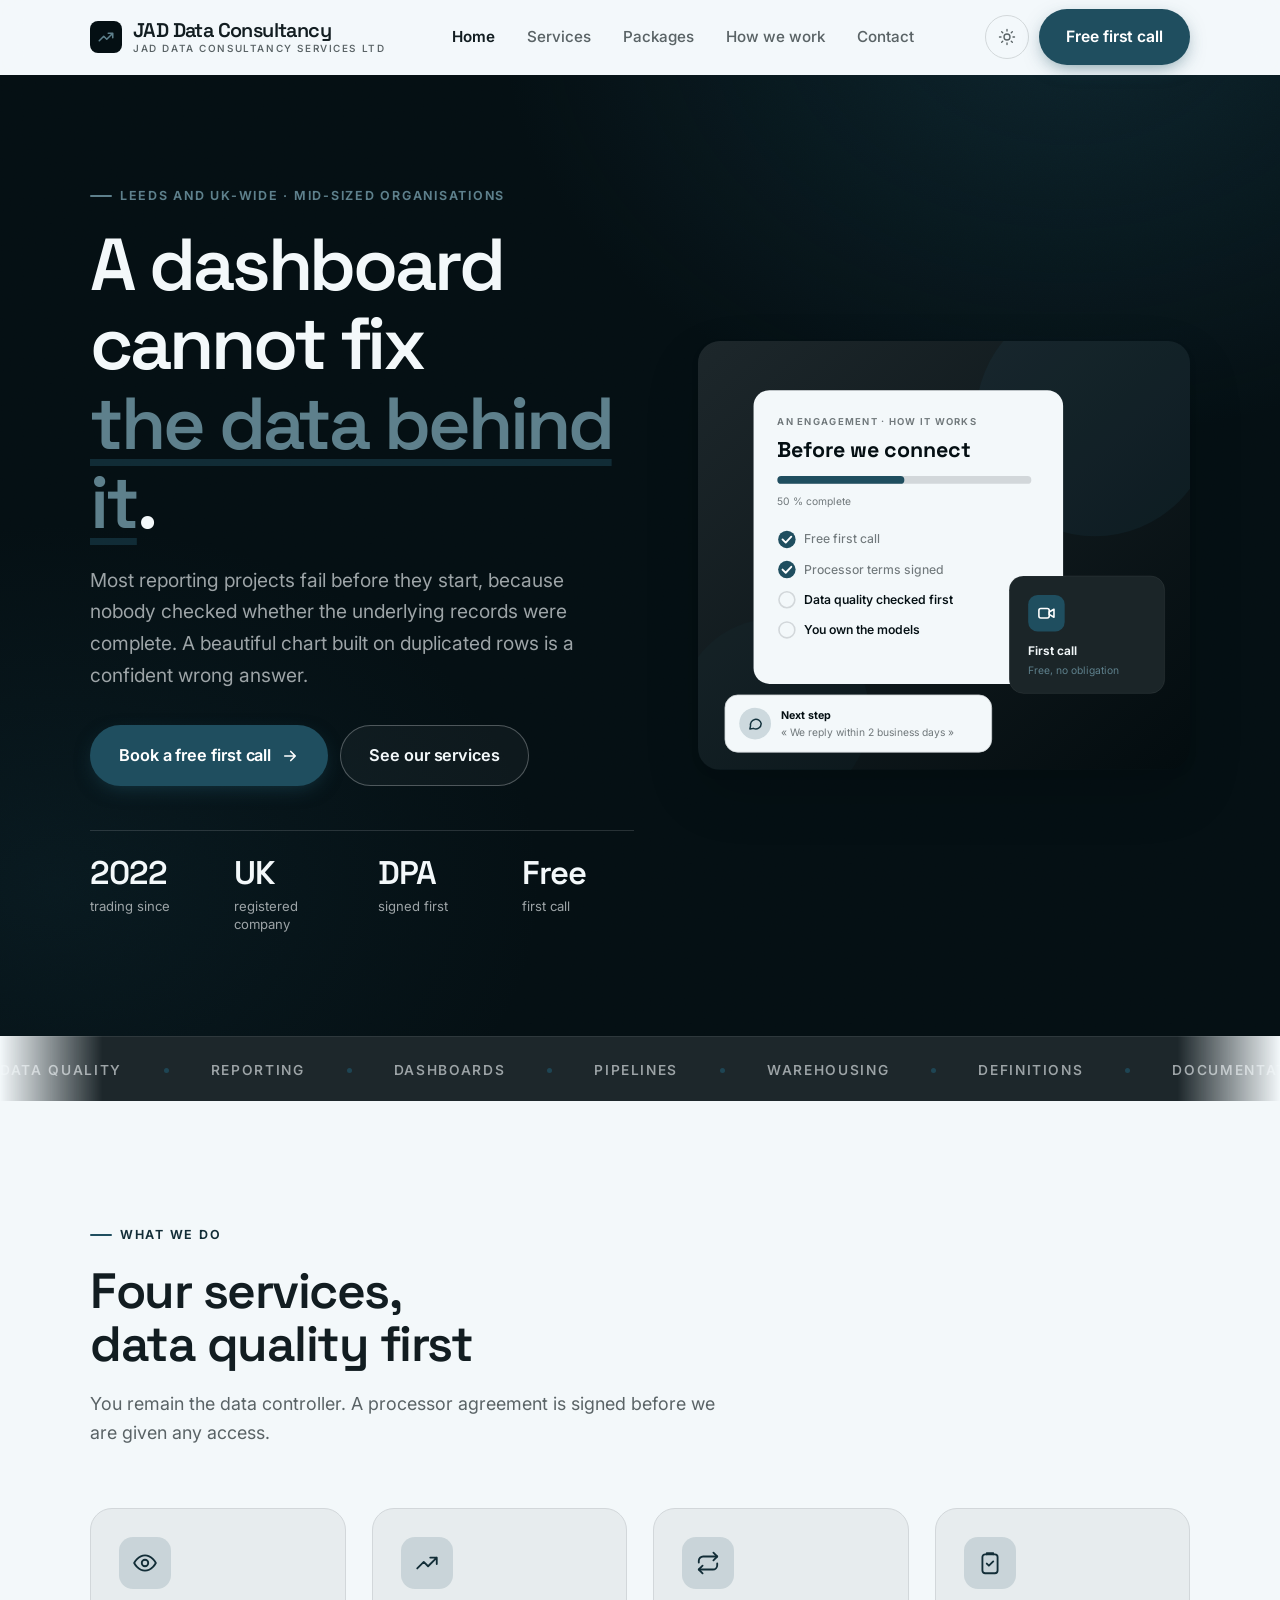
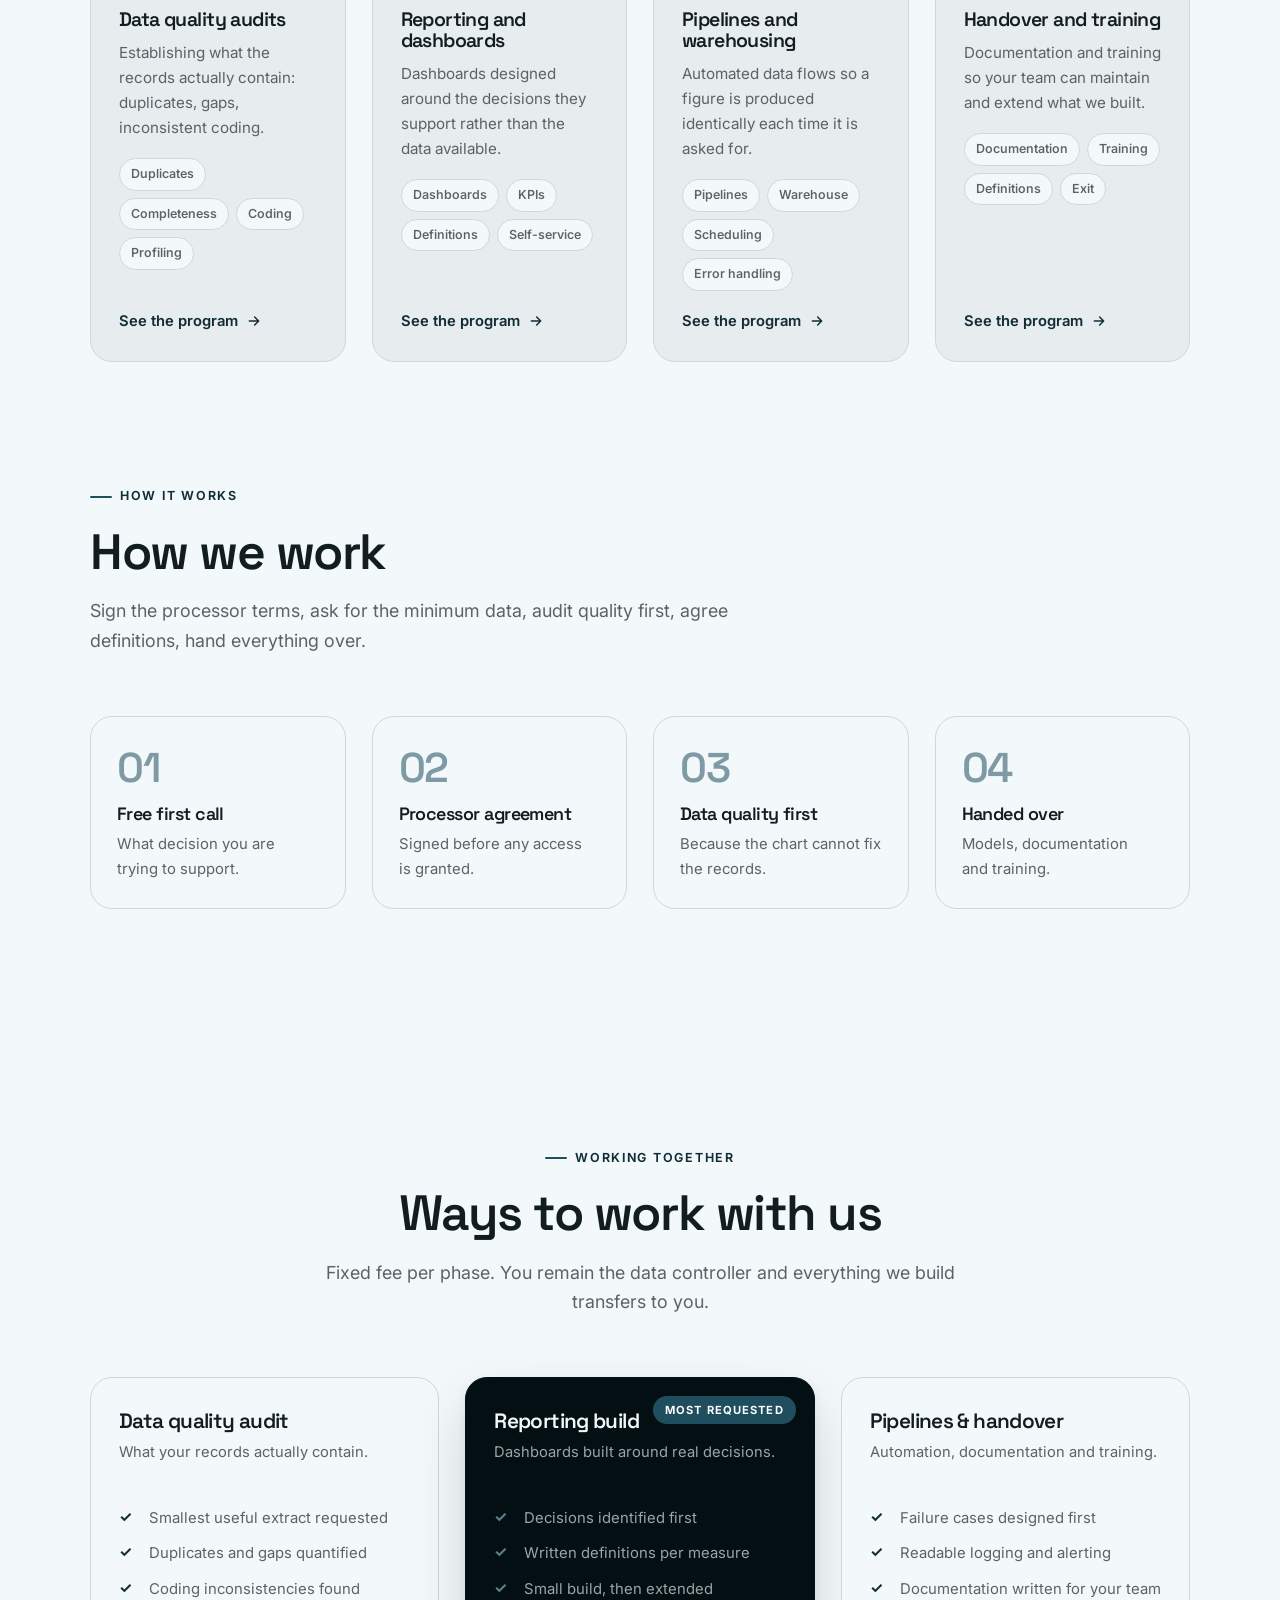
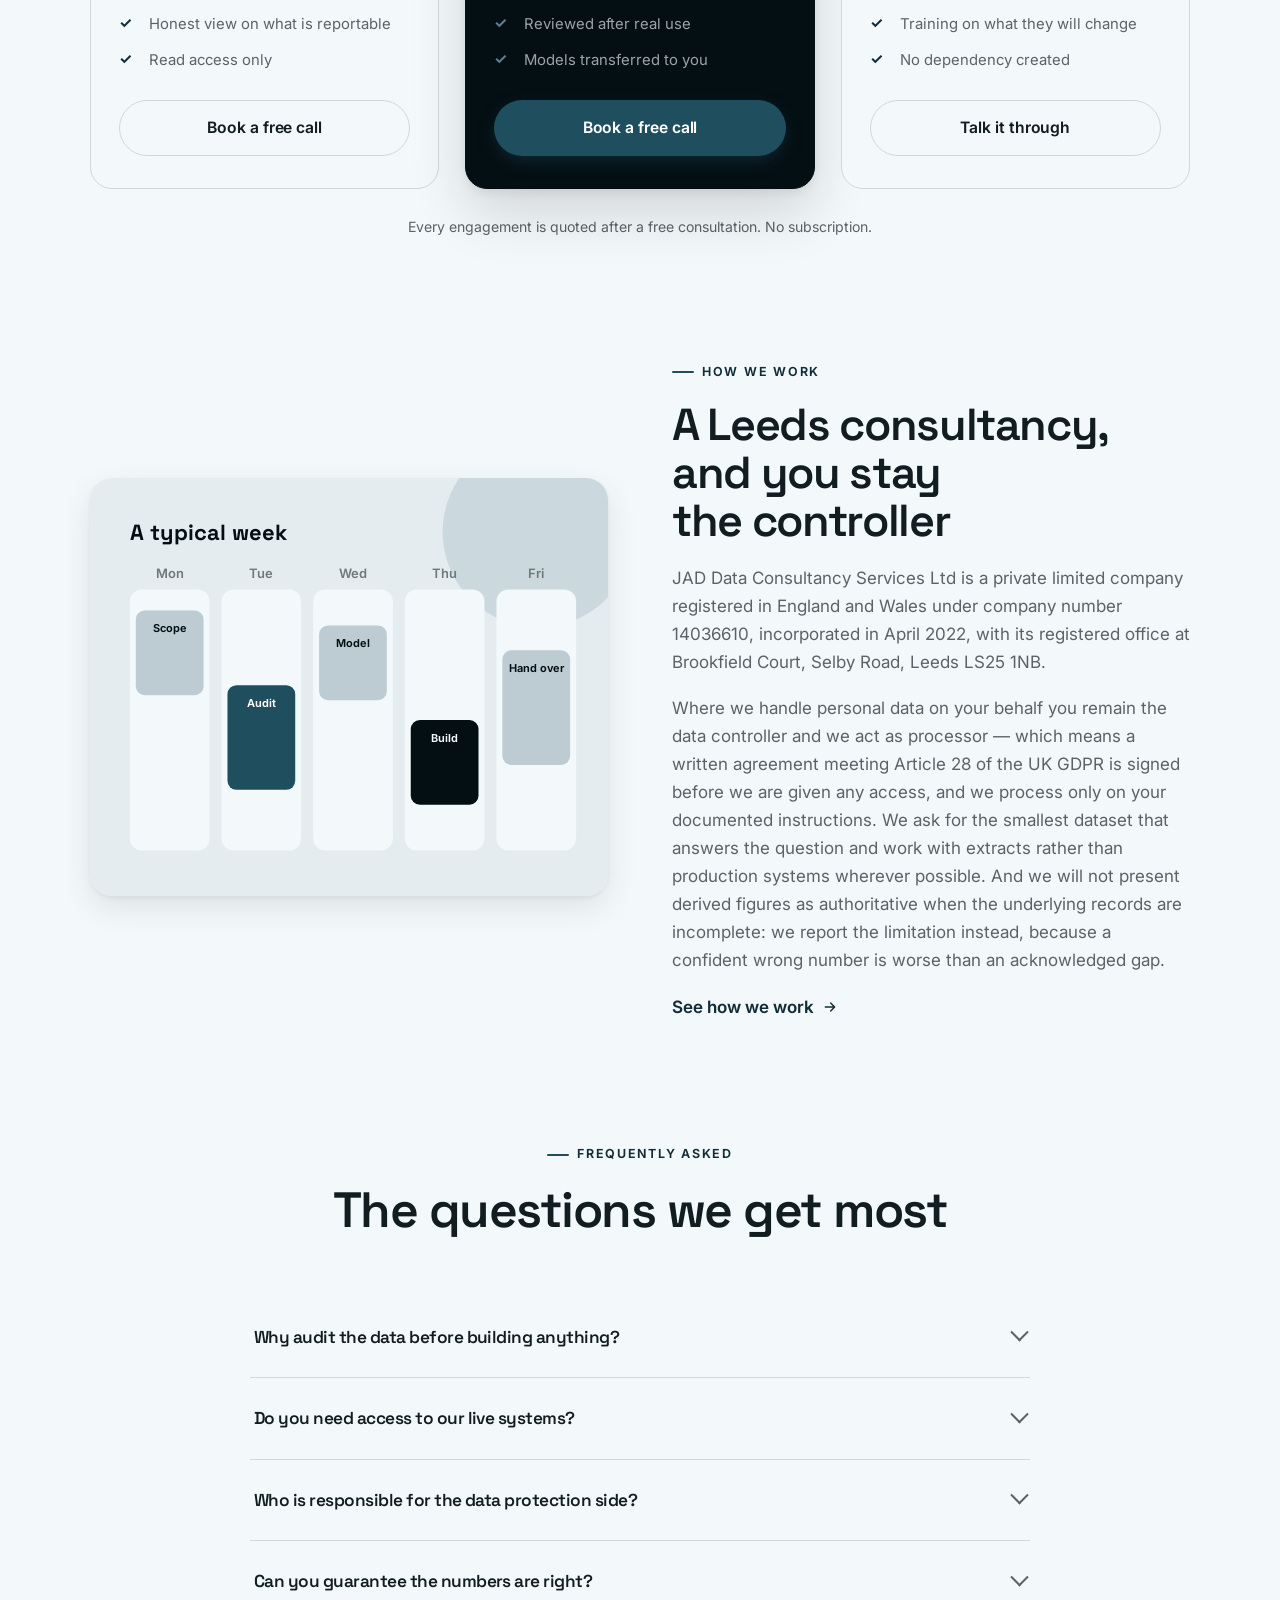
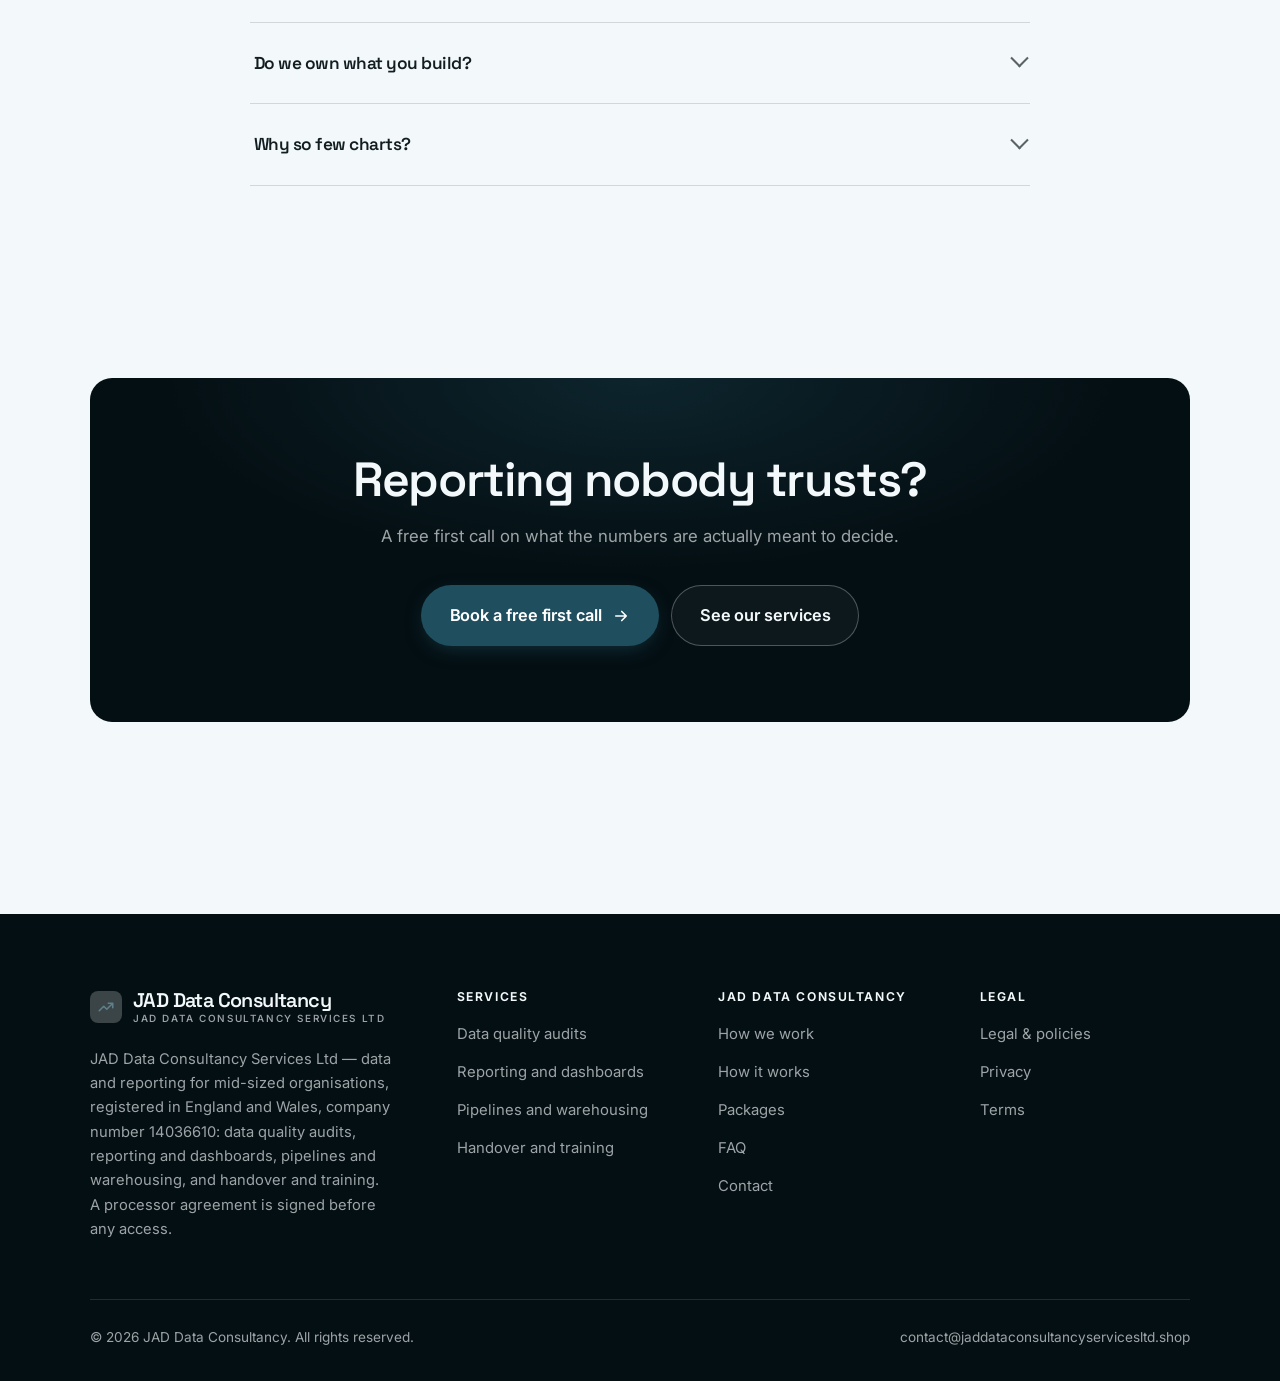
<file: index.html>
<!DOCTYPE html>
<html lang="en" class="no-js">
<head>
<meta charset="utf-8">
<meta name="viewport" content="width=device-width, initial-scale=1">
<title>JAD Data Consultancy Services Ltd — data, reporting and dashboards</title>
<meta name="description" content="JAD Data Consultancy Services Ltd, a Leeds data consultancy: data quality audits, reporting and dashboards, pipelines and warehousing, and handover and training.">
<link rel="canonical" href="https://jaddataconsultancyservicesltd.shop/">

<meta property="og:type" content="website">
<meta property="og:url" content="https://jaddataconsultancyservicesltd.shop/">
<meta property="og:site_name" content="JAD Data Consultancy">
<meta property="og:locale" content="en_US">
<meta property="og:title" content="JAD Data Consultancy Services Ltd — data, reporting and dashboards">
<meta property="og:description" content="JAD Data Consultancy Services Ltd, a Leeds data consultancy: data quality audits, reporting and dashboards, pipelines and warehousing, and handover and training.">
<meta name="theme-color" content="#040f13">

<link rel="icon" href="assets/img/favicon.svg" type="image/svg+xml">
<link rel="preconnect" href="https://fonts.googleapis.com">
<link rel="preconnect" href="https://fonts.gstatic.com" crossorigin>
<link rel="stylesheet" href="https://fonts.googleapis.com/css2?family=Space+Grotesk:wght@400;500;600;700&family=Inter:wght@400..700&display=swap">
<link rel="stylesheet" href="assets/css/style.css">

<!-- Thème appliqué avant le premier rendu (évite le flash) -->
<script>
document.documentElement.classList.remove('no-js');
(function(){try{var t=localStorage.getItem('site-theme');if(t){document.documentElement.setAttribute('data-theme',t);}}catch(e){}})();
</script>
<script type="application/ld+json">
{
  "@context": "https://schema.org",
  "@type": "Organization",
  "name": "JAD Data Consultancy",
  "url": "https://jaddataconsultancyservicesltd.shop/",
  "email": "contact@jaddataconsultancyservicesltd.shop",
  "description": "JAD Data Consultancy Services Ltd, a Leeds data consultancy: data quality audits, reporting and dashboards, pipelines and warehousing, and handover and training.",
  "areaServed": "US",
  "knowsLanguage": "en"
}
</script>
</head>

<body>
<a class="skip-link" href="#main">Skip to main content</a>

<header class="site-header">
  <nav class="wrap nav" aria-label="Main navigation">
    <a class="brand" href="index.html">
      <svg class="brand__mark" viewBox="0 0 64 64" aria-hidden="true">
        <rect class="bm-bg" width="64" height="64" rx="16"/>
        <g class="bm-ic" transform="translate(14 14) scale(1.5)" fill="none" stroke-width="2.1" stroke-linecap="round" stroke-linejoin="round"><path d="M3 17l6-6 4 4 8-8M15 7h6v6"/></g>
      </svg>
      <span>JAD Data Consultancy<span class="brand__sub">JAD Data Consultancy Services Ltd</span></span>
    </a>

    <ul class="nav__links" id="nav-links">
      <li><a href="index.html" aria-current="page">Home</a></li>
      <li><a href="programs.html">Services</a></li>
      <li><a href="index.html#pricing">Packages</a></li>
      <li><a href="about.html">How we work</a></li>
      <li><a href="contact.html">Contact</a></li>
      <li><a class="btn btn--primary" href="contact.html">Free first call</a></li>
    </ul>

    <div class="nav__cta">
      <button class="theme-toggle" type="button" aria-label="Switch to dark theme">
        <svg class="icon-sun" viewBox="0 0 24 24" fill="none" stroke="currentColor" stroke-width="1.8" stroke-linecap="round" aria-hidden="true"><circle cx="12" cy="12" r="4"/><path d="M12 2v2m0 16v2M2 12h2m16 0h2M4.9 4.9l1.4 1.4m11.4 11.4 1.4 1.4M19.1 4.9l-1.4 1.4M6.3 17.7l-1.4 1.4"/></svg>
        <svg class="icon-moon" viewBox="0 0 24 24" fill="none" stroke="currentColor" stroke-width="1.8" stroke-linecap="round" stroke-linejoin="round" aria-hidden="true"><path d="M21 12.8A9 9 0 1 1 11.2 3a7 7 0 0 0 9.8 9.8z"/></svg>
      </button>
      <a class="btn btn--primary" href="contact.html">Free first call</a>
      <button class="nav__toggle" type="button" aria-expanded="false" aria-controls="nav-links" aria-label="Open menu">
        <svg class="icon-open" viewBox="0 0 24 24" fill="none" stroke="currentColor" stroke-width="2" stroke-linecap="round" aria-hidden="true"><path d="M3 6h18M3 12h18M3 18h18"/></svg>
        <svg class="icon-close" viewBox="0 0 24 24" fill="none" stroke="currentColor" stroke-width="2" stroke-linecap="round" aria-hidden="true"><path d="M6 6l12 12M18 6L6 18"/></svg>
      </button>
    </div>
  </nav>
</header>

<main id="main">

<section class="hero">
  <div class="wrap hero__inner">
    <div>
      <span class="eyebrow hero__eyebrow">Leeds and UK-wide · Mid-sized organisations</span>
      <h1>A dashboard cannot fix<br> <em>the data behind it</em>.</h1>
      <p class="hero__lede">Most reporting projects fail before they start, because nobody checked whether the underlying records were complete. A beautiful chart built on duplicated rows is a confident wrong answer.</p>

      <div class="hero__actions">
        <a class="btn btn--primary btn--lg" href="contact.html">Book a free first call <svg viewBox="0 0 24 24" fill="none" stroke="currentColor" stroke-width="2.2" stroke-linecap="round" stroke-linejoin="round" aria-hidden="true"><path d="M5 12h14M13 6l6 6-6 6"/></svg></a>
        <a class="btn btn--on-dark btn--lg" href="programs.html">See our services</a>
      </div>

      <ul class="hero__proof">
        <li><span class="stat__num">2022</span><span class="stat__label">trading since</span></li>
        <li><span class="stat__num">UK</span><span class="stat__label">registered company</span></li>
        <li><span class="stat__num">DPA</span><span class="stat__label">signed first</span></li>
        <li><span class="stat__num">Free</span><span class="stat__label">first call</span></li>
      </ul>
    </div>

    <div class="hero__art">
      <svg viewBox="0 0 620 540" role="img" aria-label="How a data engagement with JAD works, from processor terms to transferred models.">
        <defs>
          <linearGradient id="hbg" x1="0" y1="0" x2="1" y2="1">
            <stop offset="0" stop-color="#1d272b"/><stop offset="1" stop-color="#030c0f"/>
          </linearGradient>
        </defs>
        <rect width="620" height="540" rx="22" fill="url(#hbg)"/>
        <circle cx="500" cy="96" r="150" fill="#1f4e5f" opacity=".16"/>
        <circle cx="96" cy="470" r="120" fill="#1f4e5f" opacity=".08"/>

        <g style="font-family: var(--font-body)">
          <!-- Carte programme -->
          <rect x="70" y="62" width="390" height="370" rx="20" fill="#f3f8fa"/>
          <text x="100" y="106" font-size="12" font-weight="650" letter-spacing="1.6" fill="#70787b">AN ENGAGEMENT · HOW IT WORKS</text>
          <text x="100" y="146" font-size="27" font-weight="700" fill="#040f13" style="font-family: var(--font-display)">Before we connect</text>
          <rect x="100" y="170" width="320" height="10" rx="5" fill="#d2d7da"/>
          <rect x="100" y="170" width="160" height="10" rx="5" fill="#1f4e5f"/>
          <text x="100" y="206" font-size="13" fill="#70787b">50 % complete</text>
          <circle cx="112" cy="250" r="11" fill="#1f4e5f"/><path d="M106.5 250l4 4 7-7.5" fill="none" stroke="#ffffff" stroke-width="2.4" stroke-linecap="round" stroke-linejoin="round"/><text x="134" y="255" font-size="15.5" fill="#70787b" font-weight="450">Free first call</text>
          <circle cx="112" cy="288" r="11" fill="#1f4e5f"/><path d="M106.5 288l4 4 7-7.5" fill="none" stroke="#ffffff" stroke-width="2.4" stroke-linecap="round" stroke-linejoin="round"/><text x="134" y="293" font-size="15.5" fill="#70787b" font-weight="450">Processor terms signed</text>
          <circle cx="112" cy="326" r="10" fill="none" stroke="#d2d7da" stroke-width="2"/><text x="134" y="331" font-size="15.5" fill="#040f13" font-weight="560">Data quality checked first</text>
          <circle cx="112" cy="364" r="10" fill="none" stroke="#d2d7da" stroke-width="2"/><text x="134" y="369" font-size="15.5" fill="#040f13" font-weight="560">You own the models</text>

          <!-- Carte séance -->
          <rect x="392" y="296" width="196" height="148" rx="18" fill="#1b2528" stroke="#ffffff" stroke-opacity=".08"/>
          <rect x="416" y="320" width="46" height="46" rx="12" fill="#1f4e5f"/>
          <g transform="translate(427 331)" fill="none" stroke="#ffffff" color="#ffffff" stroke-width="2" stroke-linecap="round" stroke-linejoin="round"><rect x="2.5" y="6" width="13" height="12" rx="2.5"/><path d="M15.5 10.5 21.5 7v10l-6-3.5z"/></g>
          <text x="416" y="396" font-size="15" font-weight="650" fill="#f3f8fa">First call</text>
          <text x="416" y="420" font-size="13" fill="#5e808c">Free, no obligation</text>

          <!-- Retour du coach -->
          <rect x="34" y="446" width="336" height="72" rx="16" fill="#f3f8fa" stroke="#d2d7da"/>
          <circle cx="72" cy="482" r="20" fill="#cdd9de"/>
          <g transform="translate(62 472) scale(.84)" fill="none" stroke="#14333e" stroke-width="2.2" stroke-linecap="round" stroke-linejoin="round"><path d="M21 12a8 8 0 0 1-11.6 7.1L4 20l1-4.6A8 8 0 1 1 21 12z"/></g>
          <text x="104" y="476" font-size="13.5" font-weight="700" fill="#040f13">Next step</text>
          <text x="104" y="498" font-size="13" fill="#70787b">« We reply within 2 business days »</text>
        </g>
      </svg>
    </div>
  </div>
</section>

<div class="marquee" aria-hidden="true">
  <div class="marquee__track"><span>Data quality</span><span>Reporting</span><span>Dashboards</span><span>Pipelines</span><span>Warehousing</span><span>Definitions</span><span>Documentation</span><span>Handover</span><span>UK GDPR</span><span>Leeds</span><span>Data quality</span><span>Reporting</span><span>Dashboards</span><span>Pipelines</span><span>Warehousing</span><span>Definitions</span><span>Documentation</span><span>Handover</span><span>UK GDPR</span><span>Leeds</span></div>
</div>

<section class="section wrap" id="programs">
  <div class="section-head reveal">
    <span class="eyebrow">What we do</span>
    <h2>Four services, data quality first</h2>
    <p>You remain the data controller. A processor agreement is signed before we are given any access.</p>
  </div>
  <div class="grid grid--4 reveal-group">
    <a class="card" href="programs.html#quality">
      <div class="card__icon"><svg viewBox="0 0 24 24" fill="none" stroke="currentColor" stroke-width="1.7" stroke-linecap="round" stroke-linejoin="round" aria-hidden="true"><path d="M2 12s3.6-7 10-7 10 7 10 7-3.6 7-10 7S2 12 2 12z"/><circle cx="12" cy="12" r="3"/></svg></div>
      <h3>Data quality audits</h3>
      <p>Establishing what the records actually contain: duplicates, gaps, inconsistent coding.</p>
      <ul class="tags"><li>Duplicates</li><li>Completeness</li><li>Coding</li><li>Profiling</li></ul>
      <span class="arrow-link">See the program <svg viewBox="0 0 24 24" fill="none" stroke="currentColor" stroke-width="2.2" stroke-linecap="round" stroke-linejoin="round" aria-hidden="true"><path d="M5 12h14M13 6l6 6-6 6"/></svg></span>
    </a>
    <a class="card" href="programs.html#reporting">
      <div class="card__icon"><svg viewBox="0 0 24 24" fill="none" stroke="currentColor" stroke-width="1.7" stroke-linecap="round" stroke-linejoin="round" aria-hidden="true"><path d="M3 17l6-6 4 4 8-8M15 7h6v6"/></svg></div>
      <h3>Reporting and dashboards</h3>
      <p>Dashboards designed around the decisions they support rather than the data available.</p>
      <ul class="tags"><li>Dashboards</li><li>KPIs</li><li>Definitions</li><li>Self-service</li></ul>
      <span class="arrow-link">See the program <svg viewBox="0 0 24 24" fill="none" stroke="currentColor" stroke-width="2.2" stroke-linecap="round" stroke-linejoin="round" aria-hidden="true"><path d="M5 12h14M13 6l6 6-6 6"/></svg></span>
    </a>
    <a class="card" href="programs.html#pipelines">
      <div class="card__icon"><svg viewBox="0 0 24 24" fill="none" stroke="currentColor" stroke-width="1.7" stroke-linecap="round" stroke-linejoin="round" aria-hidden="true"><path d="M17 2.5l3.5 3.5L17 9.5"/><path d="M3.5 11.5V10A4 4 0 0 1 7.5 6h13M7 21.5 3.5 18 7 14.5"/><path d="M20.5 12.5V14a4 4 0 0 1-4 4h-13"/></svg></div>
      <h3>Pipelines and warehousing</h3>
      <p>Automated data flows so a figure is produced identically each time it is asked for.</p>
      <ul class="tags"><li>Pipelines</li><li>Warehouse</li><li>Scheduling</li><li>Error handling</li></ul>
      <span class="arrow-link">See the program <svg viewBox="0 0 24 24" fill="none" stroke="currentColor" stroke-width="2.2" stroke-linecap="round" stroke-linejoin="round" aria-hidden="true"><path d="M5 12h14M13 6l6 6-6 6"/></svg></span>
    </a>
    <a class="card" href="programs.html#handover">
      <div class="card__icon"><svg viewBox="0 0 24 24" fill="none" stroke="currentColor" stroke-width="1.7" stroke-linecap="round" stroke-linejoin="round" aria-hidden="true"><rect x="5" y="4" width="14" height="17.5" rx="2.5"/><path d="M9 4V3h6v1M9 12.5l2 2 4-4"/></svg></div>
      <h3>Handover and training</h3>
      <p>Documentation and training so your team can maintain and extend what we built.</p>
      <ul class="tags"><li>Documentation</li><li>Training</li><li>Definitions</li><li>Exit</li></ul>
      <span class="arrow-link">See the program <svg viewBox="0 0 24 24" fill="none" stroke="currentColor" stroke-width="2.2" stroke-linecap="round" stroke-linejoin="round" aria-hidden="true"><path d="M5 12h14M13 6l6 6-6 6"/></svg></span>
    </a>
  </div>
</section>

<section class="section section--flush wrap" id="how-it-works">
  <div class="section-head reveal">
    <span class="eyebrow">How it works</span>
    <h2>How we work</h2>
    <p>Sign the processor terms, ask for the minimum data, audit quality first, agree definitions, hand everything over.</p>
  </div>
  <div class="grid grid--4 steps reveal-group">
    <article class="step">
      <h3>Free first call</h3>
      <p>What decision you are trying to support.</p>
    </article>
    <article class="step">
      <h3>Processor agreement</h3>
      <p>Signed before any access is granted.</p>
    </article>
    <article class="step">
      <h3>Data quality first</h3>
      <p>Because the chart cannot fix the records.</p>
    </article>
    <article class="step">
      <h3>Handed over</h3>
      <p>Models, documentation and training.</p>
    </article>
  </div>
</section>

<section class="section wrap" id="pricing">
  <div class="section-head section-head--center reveal">
    <span class="eyebrow">Working together</span>
    <h2>Ways to work with us</h2>
    <p>Fixed fee per phase. You remain the data controller and everything we build transfers to you.</p>
  </div>
  <div class="grid grid--3 plans reveal-group">
    <article class="plan">
      
      <h3>Data quality audit</h3>
      <p class="plan__desc">What your records actually contain.</p>
      
      <ul class="plan__features">
        <li>Smallest useful extract requested</li>
        <li>Duplicates and gaps quantified</li>
        <li>Coding inconsistencies found</li>
        <li>Honest view on what is reportable</li>
        <li>Read access only</li>
      </ul>
      <a class="btn btn--ghost btn--block" href="contact.html">Book a free call</a>
    </article>
    <article class="plan plan--featured">
      <span class="plan__tag">Most requested</span>
      <h3>Reporting build</h3>
      <p class="plan__desc">Dashboards built around real decisions.</p>
      
      <ul class="plan__features">
        <li>Decisions identified first</li>
        <li>Written definitions per measure</li>
        <li>Small build, then extended</li>
        <li>Reviewed after real use</li>
        <li>Models transferred to you</li>
      </ul>
      <a class="btn btn--primary btn--block" href="contact.html">Book a free call</a>
    </article>
    <article class="plan">
      
      <h3>Pipelines &amp; handover</h3>
      <p class="plan__desc">Automation, documentation and training.</p>
      
      <ul class="plan__features">
        <li>Failure cases designed first</li>
        <li>Readable logging and alerting</li>
        <li>Documentation written for your team</li>
        <li>Training on what they will change</li>
        <li>No dependency created</li>
      </ul>
      <a class="btn btn--ghost btn--block" href="contact.html">Talk it through</a>
    </article>
  </div>
  <p class="plans-note">Every engagement is quoted after a free consultation. No subscription.</p>
</section>

<section class="section section--flush wrap">
  <div class="split reveal">
    <div class="split__art">
      <svg viewBox="0 0 520 420" role="img" aria-label="Example of a typical week: Scope, Audit, Model, Build, Hand over.">
        <rect width="520" height="420" rx="20" fill="#e4ecef"/>
        <circle cx="450" cy="54" r="96" fill="#1f4e5f" opacity=".12"/>
        <g style="font-family: var(--font-body)">
        <text x="40" y="62" font-size="22" font-weight="700" fill="#040f13" style="font-family: var(--font-display)">A typical week</text>
        <text x="80" y="100" text-anchor="middle" font-size="13" font-weight="600" fill="#70787b">Mon</text>
        <rect x="40" y="112" width="80" height="262" rx="12" fill="#f3f8fa"/>
        <rect x="46" y="133" width="68" height="85" rx="9" fill="#bcccd2"/>
        <text x="80" y="155" text-anchor="middle" font-size="11" font-weight="650" fill="#040f13">Scope</text>
        <text x="172" y="100" text-anchor="middle" font-size="13" font-weight="600" fill="#70787b">Tue</text>
        <rect x="132" y="112" width="80" height="262" rx="12" fill="#f3f8fa"/>
        <rect x="138" y="208" width="68" height="105" rx="9" fill="#1f4e5f"/>
        <text x="172" y="230" text-anchor="middle" font-size="11" font-weight="650" fill="#ffffff">Audit</text>
        <text x="264" y="100" text-anchor="middle" font-size="13" font-weight="600" fill="#70787b">Wed</text>
        <rect x="224" y="112" width="80" height="262" rx="12" fill="#f3f8fa"/>
        <rect x="230" y="148" width="68" height="75" rx="9" fill="#bcccd2"/>
        <text x="264" y="170" text-anchor="middle" font-size="11" font-weight="650" fill="#040f13">Model</text>
        <text x="356" y="100" text-anchor="middle" font-size="13" font-weight="600" fill="#70787b">Thu</text>
        <rect x="316" y="112" width="80" height="262" rx="12" fill="#f3f8fa"/>
        <rect x="322" y="243" width="68" height="85" rx="9" fill="#040f13"/>
        <text x="356" y="265" text-anchor="middle" font-size="11" font-weight="650" fill="#f3f8fa">Build</text>
        <text x="448" y="100" text-anchor="middle" font-size="13" font-weight="600" fill="#70787b">Fri</text>
        <rect x="408" y="112" width="80" height="262" rx="12" fill="#f3f8fa"/>
        <rect x="414" y="173" width="68" height="115" rx="9" fill="#bcccd2"/>
        <text x="448" y="195" text-anchor="middle" font-size="11" font-weight="650" fill="#040f13">Hand over</text>
        </g>
      </svg>
    </div>
    <div>
      <span class="eyebrow">How we work</span>
      <h2>A Leeds consultancy, and you stay the controller</h2>
      <p>JAD Data Consultancy Services Ltd is a private limited company registered in England and Wales under company number 14036610, incorporated in April 2022, with its registered office at Brookfield Court, Selby Road, Leeds LS25 1NB.</p>
      <p>Where we handle personal data on your behalf you remain the data controller and we act as processor — which means a written agreement meeting Article 28 of the UK GDPR is signed before we are given any access, and we process only on your documented instructions. We ask for the smallest dataset that answers the question and work with extracts rather than production systems wherever possible. And we will not present derived figures as authoritative when the underlying records are incomplete: we report the limitation instead, because a confident wrong number is worse than an acknowledged gap.</p>
      <p><a class="arrow-link" href="about.html">See how we work <svg viewBox="0 0 24 24" fill="none" stroke="currentColor" stroke-width="2.2" stroke-linecap="round" stroke-linejoin="round" aria-hidden="true"><path d="M5 12h14M13 6l6 6-6 6"/></svg></a></p>
    </div>
  </div>
</section>

<section class="section section--flush wrap" id="faq">
  <div class="section-head section-head--center reveal">
    <span class="eyebrow">Frequently asked</span>
    <h2>The questions we get most</h2>
  </div>
  <div class="faq reveal">
    <details>
      <summary>Why audit the data before building anything?</summary>
      <p>Because most reporting problems are data problems. Two systems disagreeing, duplicated records, or a field used three different ways over five years — a dashboard cannot fix any of that, it just presents it more convincingly.</p>
    </details>
    <details>
      <summary>Do you need access to our live systems?</summary>
      <p>Preferably not. We ask for the smallest extract that answers the question, pseudonymised where the work allows, and read-only access where we do need it. Less data in our hands is better for both of us.</p>
    </details>
    <details>
      <summary>Who is responsible for the data protection side?</summary>
      <p>You are the controller; we act as processor under a written Article 28 agreement signed before any access. We process only on your instructions and keep nothing after the engagement beyond what that agreement permits.</p>
    </details>
    <details>
      <summary>Can you guarantee the numbers are right?</summary>
      <p>We can guarantee they are produced consistently and as specified. We cannot guarantee they are correct if the source records are incomplete or duplicated — and we will tell you that rather than letting a dashboard imply certainty.</p>
    </details>
    <details>
      <summary>Do we own what you build?</summary>
      <p>Yes. Models, queries, configuration and documentation transfer to you, and we would rather train your team than become a permanent dependency.</p>
    </details>
    <details>
      <summary>Why so few charts?</summary>
      <p>Because a dashboard with forty tiles gets ignored by week three. We build around the handful of decisions people actually make, and extend only when there is evidence something is missing.</p>
    </details>
  </div>
</section>

<section class="wrap section--tight">
  <div class="cta-band reveal">
    <h2>Reporting nobody trusts?</h2>
    <p>A free first call on what the numbers are actually meant to decide.</p>
    <div class="hero__actions">
      <a class="btn btn--primary btn--lg" href="contact.html">Book a free first call <svg viewBox="0 0 24 24" fill="none" stroke="currentColor" stroke-width="2.2" stroke-linecap="round" stroke-linejoin="round" aria-hidden="true"><path d="M5 12h14M13 6l6 6-6 6"/></svg></a>
      <a class="btn btn--on-dark btn--lg" href="programs.html">See our services</a>
    </div>
  </div>
</section>

</main>

<footer class="site-footer">
  <div class="wrap">
    <div class="footer__grid">
      <div class="footer__brand">
        <a class="brand" href="index.html">
          <svg class="brand__mark" viewBox="0 0 64 64" aria-hidden="true">
        <rect class="bm-bg" width="64" height="64" rx="16"/>
        <g class="bm-ic" transform="translate(14 14) scale(1.5)" fill="none" stroke-width="2.1" stroke-linecap="round" stroke-linejoin="round"><path d="M3 17l6-6 4 4 8-8M15 7h6v6"/></g>
      </svg>
          <span>JAD Data Consultancy<span class="brand__sub">JAD Data Consultancy Services Ltd</span></span>
        </a>
        <p>JAD Data Consultancy Services Ltd — data and reporting for mid-sized organisations, registered in England and Wales, company number 14036610: data quality audits, reporting and dashboards, pipelines and warehousing, and handover and training. A processor agreement is signed before any access.</p>
      </div>

      <div class="footer__col">
        <h4>Services</h4>
        <ul>
          <li><a href="programs.html#quality">Data quality audits</a></li>
          <li><a href="programs.html#reporting">Reporting and dashboards</a></li>
          <li><a href="programs.html#pipelines">Pipelines and warehousing</a></li>
          <li><a href="programs.html#handover">Handover and training</a></li>
        </ul>
      </div>

      <div class="footer__col">
        <h4>JAD Data Consultancy</h4>
        <ul>
          <li><a href="about.html">How we work</a></li>
          <li><a href="index.html#how-it-works">How it works</a></li>
          <li><a href="index.html#pricing">Packages</a></li>
          <li><a href="index.html#faq">FAQ</a></li>
          <li><a href="contact.html">Contact</a></li>
        </ul>
      </div>

      <div class="footer__col">
        <h4>Legal</h4>
        <ul>
          <li><a href="legal.html">Legal &amp; policies</a></li>
          <li><a href="legal.html#privacy">Privacy</a></li>
          <li><a href="legal.html#terms">Terms</a></li>
        </ul>
      </div>
    </div>

    <div class="footer__bottom">
      <p>© <span data-year>2026</span> JAD Data Consultancy. All rights reserved.</p>
      <p><a href="mailto:contact@jaddataconsultancyservicesltd.shop">contact@jaddataconsultancyservicesltd.shop</a></p>
    </div>
  </div>
</footer>

<script src="assets/js/main.js" defer></script>
</body>
</html>
</file>
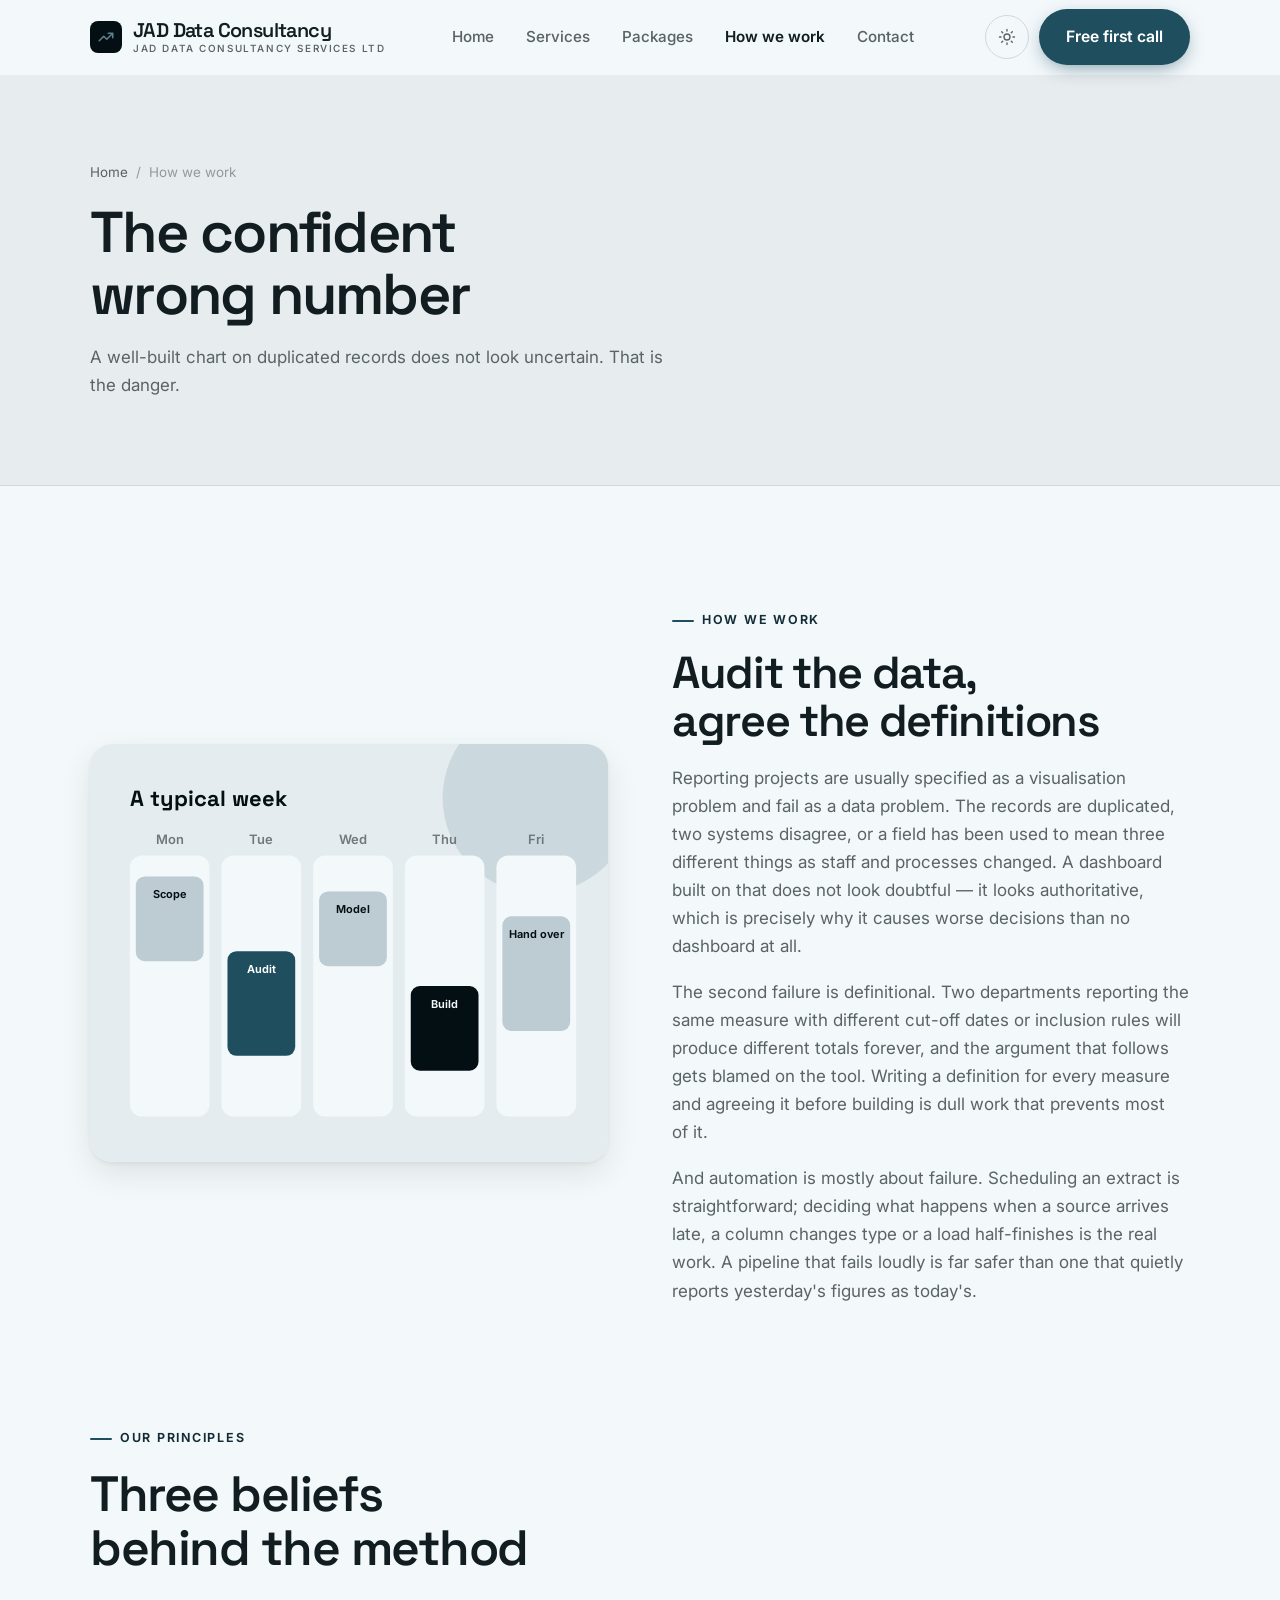
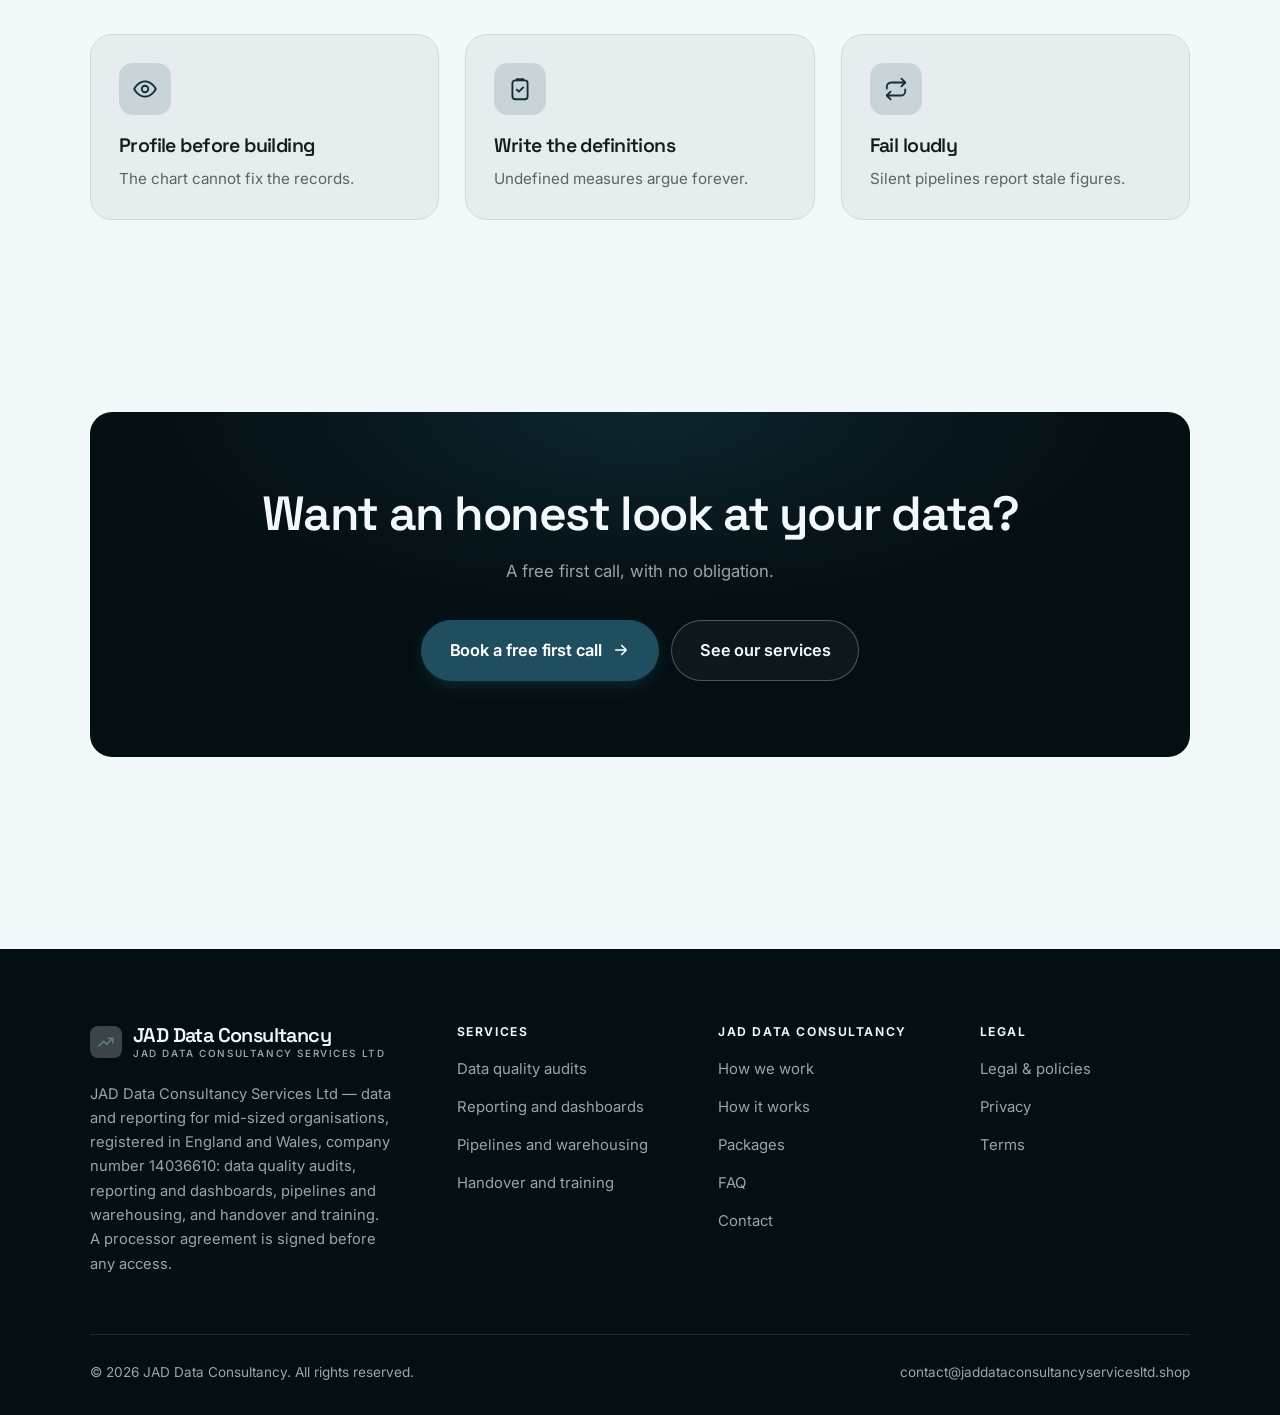
<file: about.html>
<!DOCTYPE html>
<html lang="en" class="no-js">
<head>
<meta charset="utf-8">
<meta name="viewport" content="width=device-width, initial-scale=1">
<title>How we work — JAD Data Consultancy</title>
<meta name="description" content="About JAD Data Consultancy Services Ltd, a data consultancy in Leeds, company number 14036610.">
<link rel="canonical" href="https://jaddataconsultancyservicesltd.shop/about.html">

<meta property="og:type" content="website">
<meta property="og:url" content="https://jaddataconsultancyservicesltd.shop/about.html">
<meta property="og:site_name" content="JAD Data Consultancy">
<meta property="og:locale" content="en_US">
<meta property="og:title" content="How we work — JAD Data Consultancy">
<meta property="og:description" content="About JAD Data Consultancy Services Ltd, a data consultancy in Leeds, company number 14036610.">
<meta name="theme-color" content="#040f13">

<link rel="icon" href="assets/img/favicon.svg" type="image/svg+xml">
<link rel="preconnect" href="https://fonts.googleapis.com">
<link rel="preconnect" href="https://fonts.gstatic.com" crossorigin>
<link rel="stylesheet" href="https://fonts.googleapis.com/css2?family=Space+Grotesk:wght@400;500;600;700&family=Inter:wght@400..700&display=swap">
<link rel="stylesheet" href="assets/css/style.css">

<!-- Thème appliqué avant le premier rendu (évite le flash) -->
<script>
document.documentElement.classList.remove('no-js');
(function(){try{var t=localStorage.getItem('site-theme');if(t){document.documentElement.setAttribute('data-theme',t);}}catch(e){}})();
</script>
</head>

<body>
<a class="skip-link" href="#main">Skip to main content</a>

<header class="site-header">
  <nav class="wrap nav" aria-label="Main navigation">
    <a class="brand" href="index.html">
      <svg class="brand__mark" viewBox="0 0 64 64" aria-hidden="true">
        <rect class="bm-bg" width="64" height="64" rx="16"/>
        <g class="bm-ic" transform="translate(14 14) scale(1.5)" fill="none" stroke-width="2.1" stroke-linecap="round" stroke-linejoin="round"><path d="M3 17l6-6 4 4 8-8M15 7h6v6"/></g>
      </svg>
      <span>JAD Data Consultancy<span class="brand__sub">JAD Data Consultancy Services Ltd</span></span>
    </a>

    <ul class="nav__links" id="nav-links">
      <li><a href="index.html">Home</a></li>
      <li><a href="programs.html">Services</a></li>
      <li><a href="index.html#pricing">Packages</a></li>
      <li><a href="about.html" aria-current="page">How we work</a></li>
      <li><a href="contact.html">Contact</a></li>
      <li><a class="btn btn--primary" href="contact.html">Free first call</a></li>
    </ul>

    <div class="nav__cta">
      <button class="theme-toggle" type="button" aria-label="Switch to dark theme">
        <svg class="icon-sun" viewBox="0 0 24 24" fill="none" stroke="currentColor" stroke-width="1.8" stroke-linecap="round" aria-hidden="true"><circle cx="12" cy="12" r="4"/><path d="M12 2v2m0 16v2M2 12h2m16 0h2M4.9 4.9l1.4 1.4m11.4 11.4 1.4 1.4M19.1 4.9l-1.4 1.4M6.3 17.7l-1.4 1.4"/></svg>
        <svg class="icon-moon" viewBox="0 0 24 24" fill="none" stroke="currentColor" stroke-width="1.8" stroke-linecap="round" stroke-linejoin="round" aria-hidden="true"><path d="M21 12.8A9 9 0 1 1 11.2 3a7 7 0 0 0 9.8 9.8z"/></svg>
      </button>
      <a class="btn btn--primary" href="contact.html">Free first call</a>
      <button class="nav__toggle" type="button" aria-expanded="false" aria-controls="nav-links" aria-label="Open menu">
        <svg class="icon-open" viewBox="0 0 24 24" fill="none" stroke="currentColor" stroke-width="2" stroke-linecap="round" aria-hidden="true"><path d="M3 6h18M3 12h18M3 18h18"/></svg>
        <svg class="icon-close" viewBox="0 0 24 24" fill="none" stroke="currentColor" stroke-width="2" stroke-linecap="round" aria-hidden="true"><path d="M6 6l12 12M18 6L6 18"/></svg>
      </button>
    </div>
  </nav>
</header>

<main id="main">

<section class="page-head">
  <div class="wrap">
    <nav class="breadcrumb" aria-label="Breadcrumb">
      <a href="index.html">Home</a><span>/</span><span aria-current="page">How we work</span>
    </nav>
    <h1>The confident wrong number</h1>
    <p>A well-built chart on duplicated records does not look uncertain. That is the danger.</p>
  </div>
</section>

<section class="section wrap">
  <div class="split reveal">
    <div class="split__art">
      <svg viewBox="0 0 520 420" role="img" aria-label="Example of a typical week: Scope, Audit, Model, Build, Hand over.">
        <rect width="520" height="420" rx="20" fill="#e4ecef"/>
        <circle cx="450" cy="54" r="96" fill="#1f4e5f" opacity=".12"/>
        <g style="font-family: var(--font-body)">
        <text x="40" y="62" font-size="22" font-weight="700" fill="#040f13" style="font-family: var(--font-display)">A typical week</text>
        <text x="80" y="100" text-anchor="middle" font-size="13" font-weight="600" fill="#70787b">Mon</text>
        <rect x="40" y="112" width="80" height="262" rx="12" fill="#f3f8fa"/>
        <rect x="46" y="133" width="68" height="85" rx="9" fill="#bcccd2"/>
        <text x="80" y="155" text-anchor="middle" font-size="11" font-weight="650" fill="#040f13">Scope</text>
        <text x="172" y="100" text-anchor="middle" font-size="13" font-weight="600" fill="#70787b">Tue</text>
        <rect x="132" y="112" width="80" height="262" rx="12" fill="#f3f8fa"/>
        <rect x="138" y="208" width="68" height="105" rx="9" fill="#1f4e5f"/>
        <text x="172" y="230" text-anchor="middle" font-size="11" font-weight="650" fill="#ffffff">Audit</text>
        <text x="264" y="100" text-anchor="middle" font-size="13" font-weight="600" fill="#70787b">Wed</text>
        <rect x="224" y="112" width="80" height="262" rx="12" fill="#f3f8fa"/>
        <rect x="230" y="148" width="68" height="75" rx="9" fill="#bcccd2"/>
        <text x="264" y="170" text-anchor="middle" font-size="11" font-weight="650" fill="#040f13">Model</text>
        <text x="356" y="100" text-anchor="middle" font-size="13" font-weight="600" fill="#70787b">Thu</text>
        <rect x="316" y="112" width="80" height="262" rx="12" fill="#f3f8fa"/>
        <rect x="322" y="243" width="68" height="85" rx="9" fill="#040f13"/>
        <text x="356" y="265" text-anchor="middle" font-size="11" font-weight="650" fill="#f3f8fa">Build</text>
        <text x="448" y="100" text-anchor="middle" font-size="13" font-weight="600" fill="#70787b">Fri</text>
        <rect x="408" y="112" width="80" height="262" rx="12" fill="#f3f8fa"/>
        <rect x="414" y="173" width="68" height="115" rx="9" fill="#bcccd2"/>
        <text x="448" y="195" text-anchor="middle" font-size="11" font-weight="650" fill="#040f13">Hand over</text>
        </g>
      </svg>
    </div>
    <div>
      <span class="eyebrow">How we work</span>
      <h2>Audit the data, agree the definitions</h2>
      <p>Reporting projects are usually specified as a visualisation problem and fail as a data problem. The records are duplicated, two systems disagree, or a field has been used to mean three different things as staff and processes changed. A dashboard built on that does not look doubtful — it looks authoritative, which is precisely why it causes worse decisions than no dashboard at all.</p>
      <p>The second failure is definitional. Two departments reporting the same measure with different cut-off dates or inclusion rules will produce different totals forever, and the argument that follows gets blamed on the tool. Writing a definition for every measure and agreeing it before building is dull work that prevents most of it.</p>
      <p>And automation is mostly about failure. Scheduling an extract is straightforward; deciding what happens when a source arrives late, a column changes type or a load half-finishes is the real work. A pipeline that fails loudly is far safer than one that quietly reports yesterday's figures as today's.</p>
      <!--
        TO DO: add a short introduction of the coach (name, real background),
        with a photo if possible. Do not invent credentials — see README.md.
      -->
    </div>
  </div>
</section>

<section class="section section--flush wrap">
  <div class="section-head reveal">
    <span class="eyebrow">Our principles</span>
    <h2>Three beliefs behind the method</h2>
  </div>
  <div class="grid grid--3 reveal-group">
    <article class="card">
      <div class="card__icon"><svg viewBox="0 0 24 24" fill="none" stroke="currentColor" stroke-width="1.7" stroke-linecap="round" stroke-linejoin="round" aria-hidden="true"><path d="M2 12s3.6-7 10-7 10 7 10 7-3.6 7-10 7S2 12 2 12z"/><circle cx="12" cy="12" r="3"/></svg></div>
      <h3>Profile before building</h3>
      <p>The chart cannot fix the records.</p>
    </article>
    <article class="card">
      <div class="card__icon"><svg viewBox="0 0 24 24" fill="none" stroke="currentColor" stroke-width="1.7" stroke-linecap="round" stroke-linejoin="round" aria-hidden="true"><rect x="5" y="4" width="14" height="17.5" rx="2.5"/><path d="M9 4V3h6v1M9 12.5l2 2 4-4"/></svg></div>
      <h3>Write the definitions</h3>
      <p>Undefined measures argue forever.</p>
    </article>
    <article class="card">
      <div class="card__icon"><svg viewBox="0 0 24 24" fill="none" stroke="currentColor" stroke-width="1.7" stroke-linecap="round" stroke-linejoin="round" aria-hidden="true"><path d="M17 2.5l3.5 3.5L17 9.5"/><path d="M3.5 11.5V10A4 4 0 0 1 7.5 6h13M7 21.5 3.5 18 7 14.5"/><path d="M20.5 12.5V14a4 4 0 0 1-4 4h-13"/></svg></div>
      <h3>Fail loudly</h3>
      <p>Silent pipelines report stale figures.</p>
    </article>
  </div>
</section>

<section class="wrap section--tight">
  <div class="cta-band reveal">
    <h2>Want an honest look at your data?</h2>
    <p>A free first call, with no obligation.</p>
    <div class="hero__actions">
      <a class="btn btn--primary btn--lg" href="contact.html">Book a free first call <svg viewBox="0 0 24 24" fill="none" stroke="currentColor" stroke-width="2.2" stroke-linecap="round" stroke-linejoin="round" aria-hidden="true"><path d="M5 12h14M13 6l6 6-6 6"/></svg></a>
      <a class="btn btn--on-dark btn--lg" href="programs.html">See our services</a>
    </div>
  </div>
</section>

</main>

<footer class="site-footer">
  <div class="wrap">
    <div class="footer__grid">
      <div class="footer__brand">
        <a class="brand" href="index.html">
          <svg class="brand__mark" viewBox="0 0 64 64" aria-hidden="true">
        <rect class="bm-bg" width="64" height="64" rx="16"/>
        <g class="bm-ic" transform="translate(14 14) scale(1.5)" fill="none" stroke-width="2.1" stroke-linecap="round" stroke-linejoin="round"><path d="M3 17l6-6 4 4 8-8M15 7h6v6"/></g>
      </svg>
          <span>JAD Data Consultancy<span class="brand__sub">JAD Data Consultancy Services Ltd</span></span>
        </a>
        <p>JAD Data Consultancy Services Ltd — data and reporting for mid-sized organisations, registered in England and Wales, company number 14036610: data quality audits, reporting and dashboards, pipelines and warehousing, and handover and training. A processor agreement is signed before any access.</p>
      </div>

      <div class="footer__col">
        <h4>Services</h4>
        <ul>
          <li><a href="programs.html#quality">Data quality audits</a></li>
          <li><a href="programs.html#reporting">Reporting and dashboards</a></li>
          <li><a href="programs.html#pipelines">Pipelines and warehousing</a></li>
          <li><a href="programs.html#handover">Handover and training</a></li>
        </ul>
      </div>

      <div class="footer__col">
        <h4>JAD Data Consultancy</h4>
        <ul>
          <li><a href="about.html">How we work</a></li>
          <li><a href="index.html#how-it-works">How it works</a></li>
          <li><a href="index.html#pricing">Packages</a></li>
          <li><a href="index.html#faq">FAQ</a></li>
          <li><a href="contact.html">Contact</a></li>
        </ul>
      </div>

      <div class="footer__col">
        <h4>Legal</h4>
        <ul>
          <li><a href="legal.html">Legal &amp; policies</a></li>
          <li><a href="legal.html#privacy">Privacy</a></li>
          <li><a href="legal.html#terms">Terms</a></li>
        </ul>
      </div>
    </div>

    <div class="footer__bottom">
      <p>© <span data-year>2026</span> JAD Data Consultancy. All rights reserved.</p>
      <p><a href="mailto:contact@jaddataconsultancyservicesltd.shop">contact@jaddataconsultancyservicesltd.shop</a></p>
    </div>
  </div>
</footer>

<script src="assets/js/main.js" defer></script>
</body>
</html>
</file>
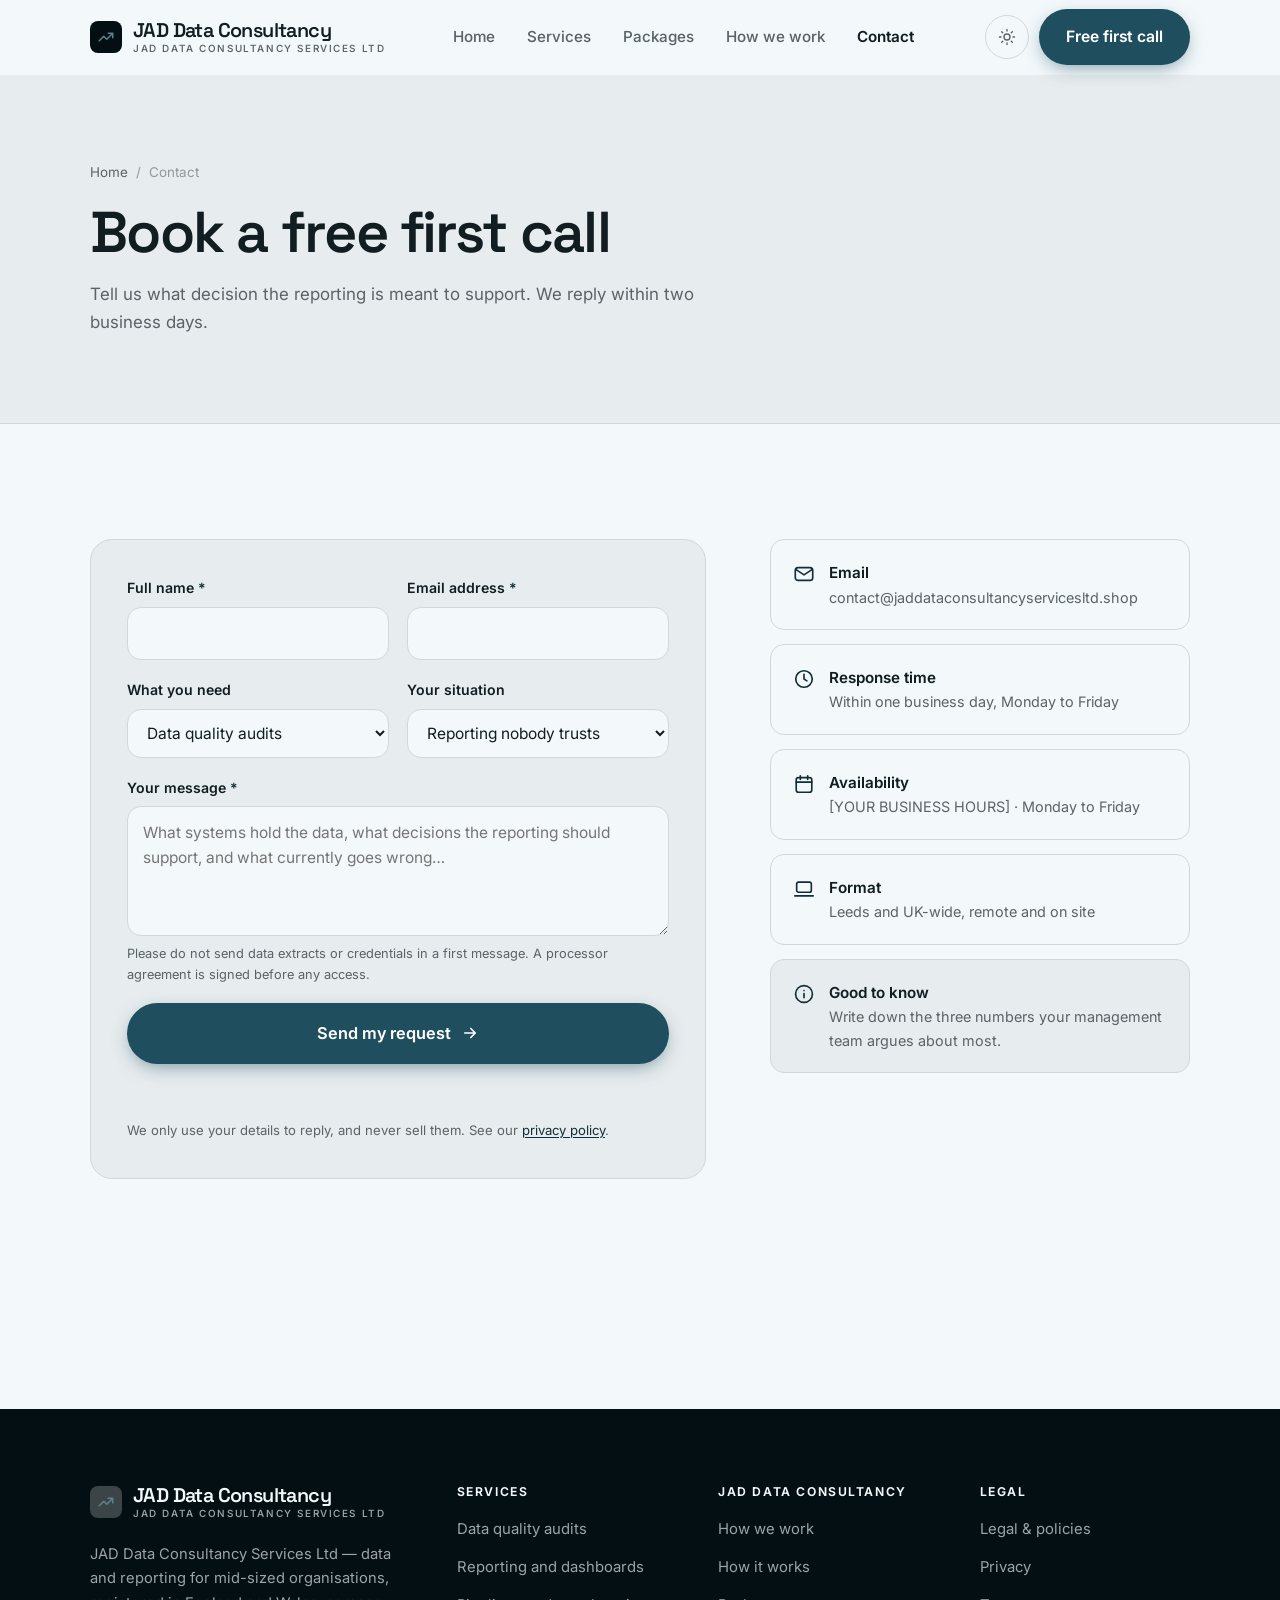
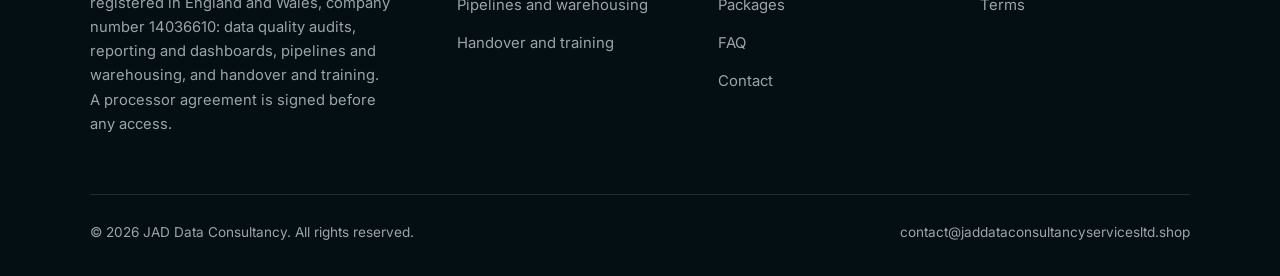
<file: contact.html>
<!DOCTYPE html>
<html lang="en" class="no-js">
<head>
<meta charset="utf-8">
<meta name="viewport" content="width=device-width, initial-scale=1">
<title>Contact — JAD Data Consultancy</title>
<meta name="description" content="Contact JAD Data Consultancy Services Ltd. We reply within two business days.">
<link rel="canonical" href="https://jaddataconsultancyservicesltd.shop/contact.html">

<meta property="og:type" content="website">
<meta property="og:url" content="https://jaddataconsultancyservicesltd.shop/contact.html">
<meta property="og:site_name" content="JAD Data Consultancy">
<meta property="og:locale" content="en_US">
<meta property="og:title" content="Contact — JAD Data Consultancy">
<meta property="og:description" content="Contact JAD Data Consultancy Services Ltd. We reply within two business days.">
<meta name="theme-color" content="#040f13">

<link rel="icon" href="assets/img/favicon.svg" type="image/svg+xml">
<link rel="preconnect" href="https://fonts.googleapis.com">
<link rel="preconnect" href="https://fonts.gstatic.com" crossorigin>
<link rel="stylesheet" href="https://fonts.googleapis.com/css2?family=Space+Grotesk:wght@400;500;600;700&family=Inter:wght@400..700&display=swap">
<link rel="stylesheet" href="assets/css/style.css">

<!-- Thème appliqué avant le premier rendu (évite le flash) -->
<script>
document.documentElement.classList.remove('no-js');
(function(){try{var t=localStorage.getItem('site-theme');if(t){document.documentElement.setAttribute('data-theme',t);}}catch(e){}})();
</script>
</head>

<body>
<a class="skip-link" href="#main">Skip to main content</a>

<header class="site-header">
  <nav class="wrap nav" aria-label="Main navigation">
    <a class="brand" href="index.html">
      <svg class="brand__mark" viewBox="0 0 64 64" aria-hidden="true">
        <rect class="bm-bg" width="64" height="64" rx="16"/>
        <g class="bm-ic" transform="translate(14 14) scale(1.5)" fill="none" stroke-width="2.1" stroke-linecap="round" stroke-linejoin="round"><path d="M3 17l6-6 4 4 8-8M15 7h6v6"/></g>
      </svg>
      <span>JAD Data Consultancy<span class="brand__sub">JAD Data Consultancy Services Ltd</span></span>
    </a>

    <ul class="nav__links" id="nav-links">
      <li><a href="index.html">Home</a></li>
      <li><a href="programs.html">Services</a></li>
      <li><a href="index.html#pricing">Packages</a></li>
      <li><a href="about.html">How we work</a></li>
      <li><a href="contact.html" aria-current="page">Contact</a></li>
      <li><a class="btn btn--primary" href="contact.html">Free first call</a></li>
    </ul>

    <div class="nav__cta">
      <button class="theme-toggle" type="button" aria-label="Switch to dark theme">
        <svg class="icon-sun" viewBox="0 0 24 24" fill="none" stroke="currentColor" stroke-width="1.8" stroke-linecap="round" aria-hidden="true"><circle cx="12" cy="12" r="4"/><path d="M12 2v2m0 16v2M2 12h2m16 0h2M4.9 4.9l1.4 1.4m11.4 11.4 1.4 1.4M19.1 4.9l-1.4 1.4M6.3 17.7l-1.4 1.4"/></svg>
        <svg class="icon-moon" viewBox="0 0 24 24" fill="none" stroke="currentColor" stroke-width="1.8" stroke-linecap="round" stroke-linejoin="round" aria-hidden="true"><path d="M21 12.8A9 9 0 1 1 11.2 3a7 7 0 0 0 9.8 9.8z"/></svg>
      </button>
      <a class="btn btn--primary" href="contact.html">Free first call</a>
      <button class="nav__toggle" type="button" aria-expanded="false" aria-controls="nav-links" aria-label="Open menu">
        <svg class="icon-open" viewBox="0 0 24 24" fill="none" stroke="currentColor" stroke-width="2" stroke-linecap="round" aria-hidden="true"><path d="M3 6h18M3 12h18M3 18h18"/></svg>
        <svg class="icon-close" viewBox="0 0 24 24" fill="none" stroke="currentColor" stroke-width="2" stroke-linecap="round" aria-hidden="true"><path d="M6 6l12 12M18 6L6 18"/></svg>
      </button>
    </div>
  </nav>
</header>

<main id="main">

<section class="page-head">
  <div class="wrap">
    <nav class="breadcrumb" aria-label="Breadcrumb">
      <a href="index.html">Home</a><span>/</span><span aria-current="page">Contact</span>
    </nav>
    <h1>Book a free first call</h1>
    <p>Tell us what decision the reporting is meant to support. We reply within two business days.</p>
  </div>
</section>

<section class="section wrap">
  <div class="form-layout">

    <!--
      FORM: the action attribute holds a placeholder id. Create a free form at
      https://formspree.io and replace VOTRE_ID_FORMSPREE. Until then, the button
      opens the visitor's email app with a pre-filled message to contact@jaddataconsultancyservicesltd.shop.
    -->
    <form class="form" id="contact-form" action="https://formspree.io/f/VOTRE_ID_FORMSPREE" method="POST"
          data-email="contact@jaddataconsultancyservicesltd.shop" data-subject="Data enquiry"
          data-msg-mail="Your email app will open with the message ready to send." data-msg-sending="Sending…"
          data-msg-ok="Thanks! Your message is on its way. We reply within one business day." data-msg-err="Sending failed. Please email us directly at">
      <div class="form__row">
        <div class="field">
          <label for="nom">Full name <span class="req" aria-hidden="true">*</span></label>
          <input type="text" id="nom" name="nom" autocomplete="name" required>
        </div>
        <div class="field">
          <label for="email">Email address <span class="req" aria-hidden="true">*</span></label>
          <input type="email" id="email" name="email" autocomplete="email" required>
        </div>
      </div>

      <div class="form__row">
        <div class="field">
          <label for="programme">What you need</label>
          <select id="programme" name="programme">
            <option>Data quality audits</option>
            <option>Reporting and dashboards</option>
            <option>Pipelines and warehousing</option>
            <option>Handover and training</option>
            <option>Not sure yet</option>
          </select>
        </div>
        <div class="field">
          <label for="niveau">Your situation</label>
          <select id="niveau" name="niveau">
            <option>Reporting nobody trusts</option>
            <option>No reporting at all</option>
            <option>Systems that disagree</option>
            <option>Need a data audit</option>
          </select>
        </div>
      </div>

      <div class="field">
        <label for="message">Your message <span class="req" aria-hidden="true">*</span></label>
        <textarea id="message" name="message" required placeholder="What systems hold the data, what decisions the reporting should support, and what currently goes wrong…"></textarea>
        <span class="field__hint">Please do not send data extracts or credentials in a first message. A processor agreement is signed before any access.</span>
      </div>

      <!-- Bot trap: hidden from humans -->
      <div class="visually-hidden" aria-hidden="true">
        <label for="site-web">Leave this field empty</label>
        <input type="text" id="site-web" name="_gotcha" tabindex="-1" autocomplete="off">
      </div>

      <button class="btn btn--primary btn--lg" type="submit">Send my request <svg viewBox="0 0 24 24" fill="none" stroke="currentColor" stroke-width="2.2" stroke-linecap="round" stroke-linejoin="round" aria-hidden="true"><path d="M5 12h14M13 6l6 6-6 6"/></svg></button>

      <p id="form-status" class="form__status" role="status" aria-live="polite"></p>

      <p class="form__note">
        We only use your details to reply, and never sell them. See our <a href="legal.html#privacy">privacy policy</a>.
      </p>
    </form>

    <aside class="contact-aside">
      <div class="contact-card">
        <svg viewBox="0 0 24 24" fill="none" stroke="currentColor" stroke-width="1.8" stroke-linecap="round" stroke-linejoin="round" aria-hidden="true"><rect x="2.5" y="5" width="19" height="14" rx="3"/><path d="M3 7l9 6 9-6"/></svg>
        <div><b>Email</b><a href="mailto:contact@jaddataconsultancyservicesltd.shop">contact@jaddataconsultancyservicesltd.shop</a></div>
      </div>
      <div class="contact-card">
        <svg viewBox="0 0 24 24" fill="none" stroke="currentColor" stroke-width="1.8" stroke-linecap="round" stroke-linejoin="round" aria-hidden="true"><circle cx="12" cy="12" r="9"/><path d="M12 7v5l3.2 2"/></svg>
        <div><b>Response time</b><span>Within one business day, Monday to Friday</span></div>
      </div>
      <div class="contact-card">
        <svg viewBox="0 0 24 24" fill="none" stroke="currentColor" stroke-width="1.8" stroke-linecap="round" stroke-linejoin="round" aria-hidden="true"><rect x="3.5" y="5" width="17" height="16" rx="2.5"/><path d="M8 3v4M16 3v4M3.5 10h17"/></svg>
        <div><b>Availability</b><span>[YOUR BUSINESS HOURS] · Monday to Friday</span></div>
      </div>
      <div class="contact-card">
        <svg viewBox="0 0 24 24" fill="none" stroke="currentColor" stroke-width="1.8" stroke-linecap="round" stroke-linejoin="round" aria-hidden="true"><rect x="4" y="4.5" width="16" height="11" rx="2"/><path d="M2 19.5h20"/></svg>
        <div><b>Format</b><span>Leeds and UK-wide, remote and on site</span></div>
      </div>
      <div class="contact-card contact-card--soft">
        <svg viewBox="0 0 24 24" fill="none" stroke="currentColor" stroke-width="1.8" stroke-linecap="round" stroke-linejoin="round" aria-hidden="true"><circle cx="12" cy="12" r="9.2"/><path d="M12 16v-4.5M12 8.2v.1"/></svg>
        <div><b>Good to know</b><span>Write down the three numbers your management team argues about most.</span></div>
      </div>
    </aside>

  </div>
</section>

</main>

<footer class="site-footer">
  <div class="wrap">
    <div class="footer__grid">
      <div class="footer__brand">
        <a class="brand" href="index.html">
          <svg class="brand__mark" viewBox="0 0 64 64" aria-hidden="true">
        <rect class="bm-bg" width="64" height="64" rx="16"/>
        <g class="bm-ic" transform="translate(14 14) scale(1.5)" fill="none" stroke-width="2.1" stroke-linecap="round" stroke-linejoin="round"><path d="M3 17l6-6 4 4 8-8M15 7h6v6"/></g>
      </svg>
          <span>JAD Data Consultancy<span class="brand__sub">JAD Data Consultancy Services Ltd</span></span>
        </a>
        <p>JAD Data Consultancy Services Ltd — data and reporting for mid-sized organisations, registered in England and Wales, company number 14036610: data quality audits, reporting and dashboards, pipelines and warehousing, and handover and training. A processor agreement is signed before any access.</p>
      </div>

      <div class="footer__col">
        <h4>Services</h4>
        <ul>
          <li><a href="programs.html#quality">Data quality audits</a></li>
          <li><a href="programs.html#reporting">Reporting and dashboards</a></li>
          <li><a href="programs.html#pipelines">Pipelines and warehousing</a></li>
          <li><a href="programs.html#handover">Handover and training</a></li>
        </ul>
      </div>

      <div class="footer__col">
        <h4>JAD Data Consultancy</h4>
        <ul>
          <li><a href="about.html">How we work</a></li>
          <li><a href="index.html#how-it-works">How it works</a></li>
          <li><a href="index.html#pricing">Packages</a></li>
          <li><a href="index.html#faq">FAQ</a></li>
          <li><a href="contact.html">Contact</a></li>
        </ul>
      </div>

      <div class="footer__col">
        <h4>Legal</h4>
        <ul>
          <li><a href="legal.html">Legal &amp; policies</a></li>
          <li><a href="legal.html#privacy">Privacy</a></li>
          <li><a href="legal.html#terms">Terms</a></li>
        </ul>
      </div>
    </div>

    <div class="footer__bottom">
      <p>© <span data-year>2026</span> JAD Data Consultancy. All rights reserved.</p>
      <p><a href="mailto:contact@jaddataconsultancyservicesltd.shop">contact@jaddataconsultancyservicesltd.shop</a></p>
    </div>
  </div>
</footer>

<script src="assets/js/main.js" defer></script>
</body>
</html>
</file>
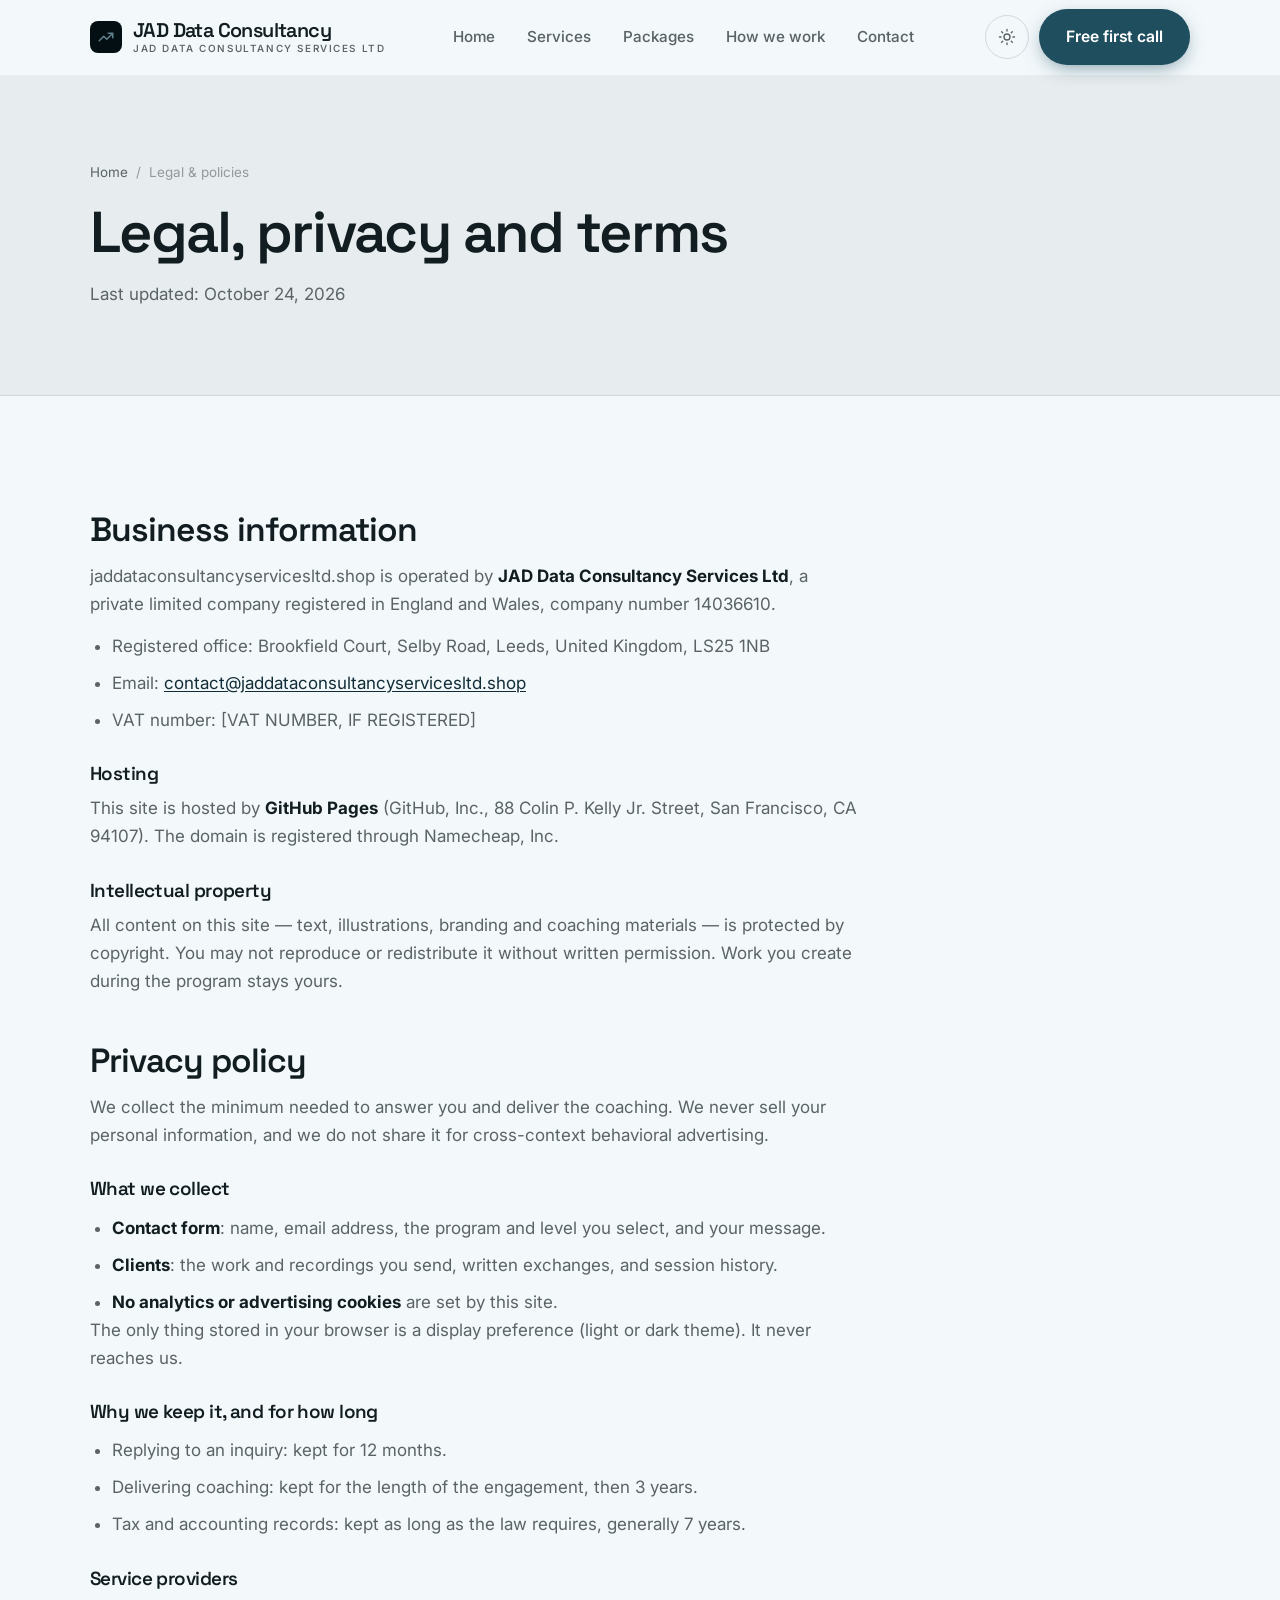
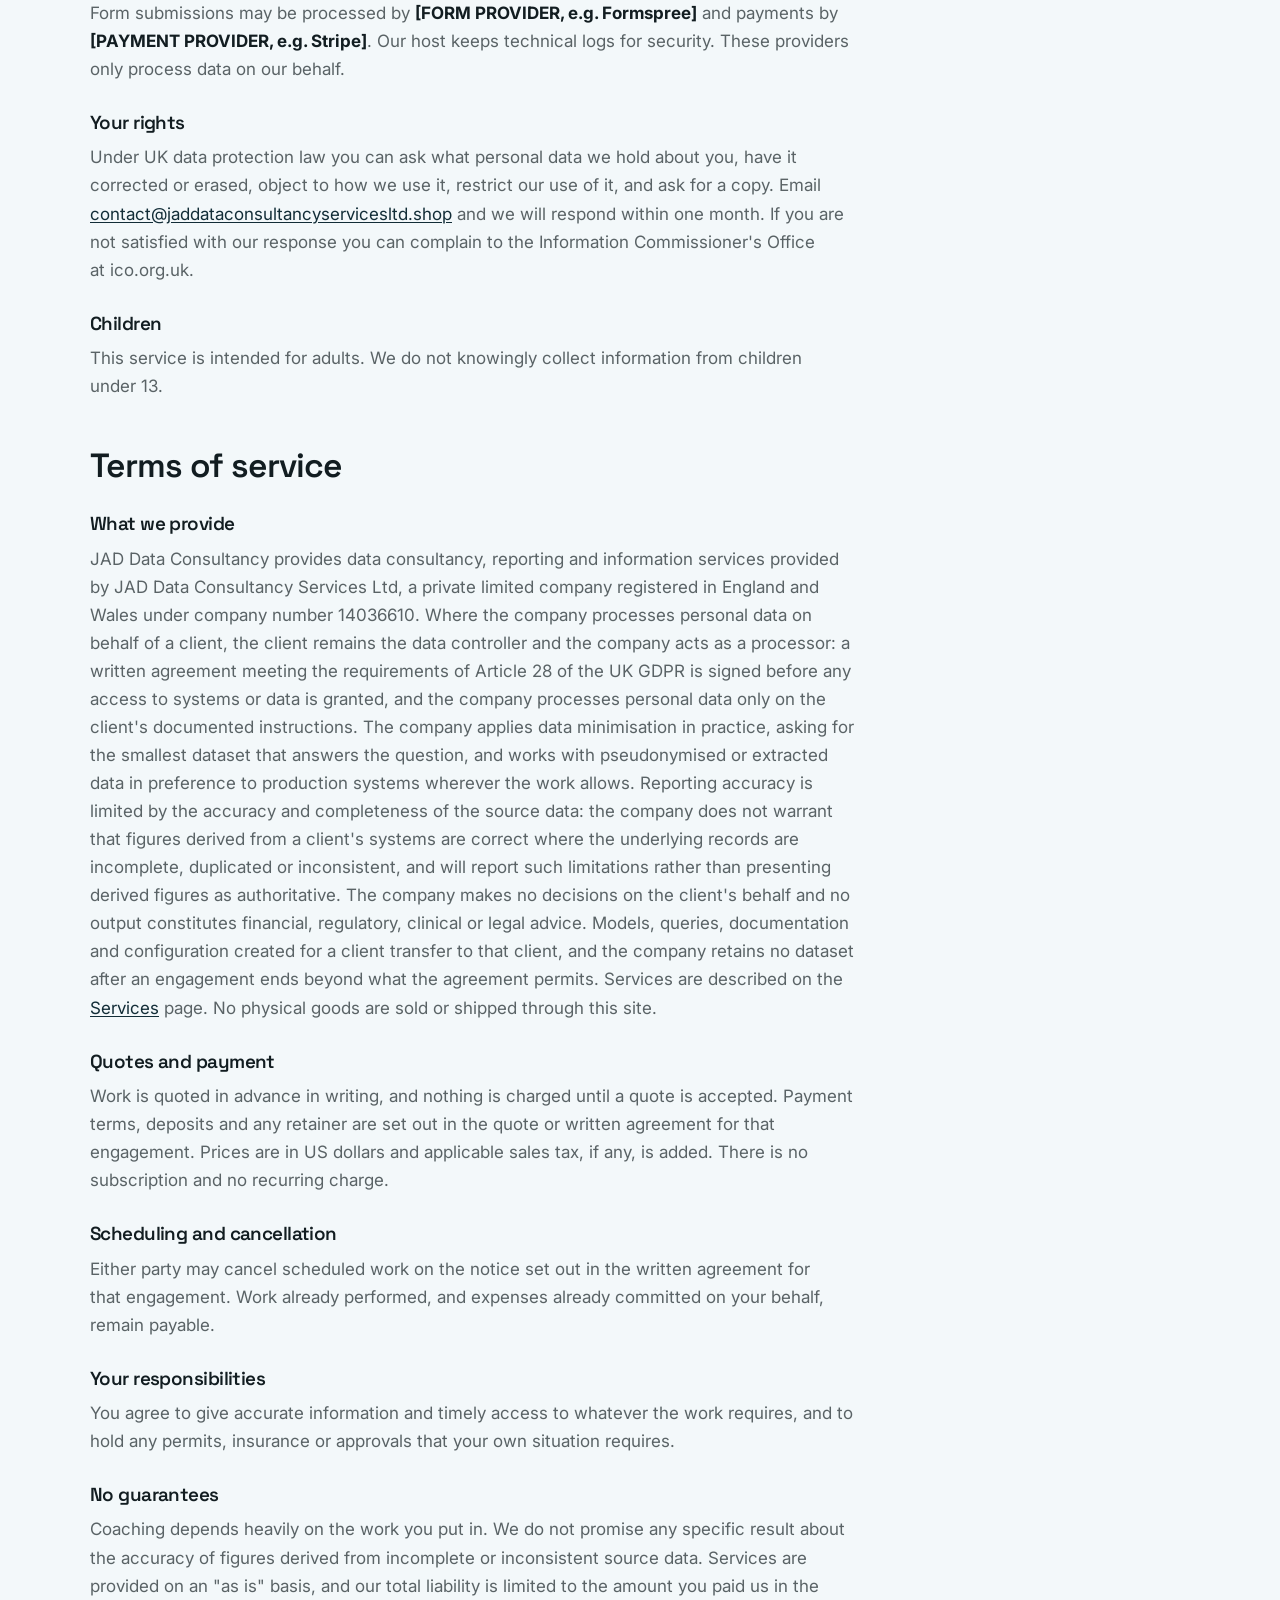
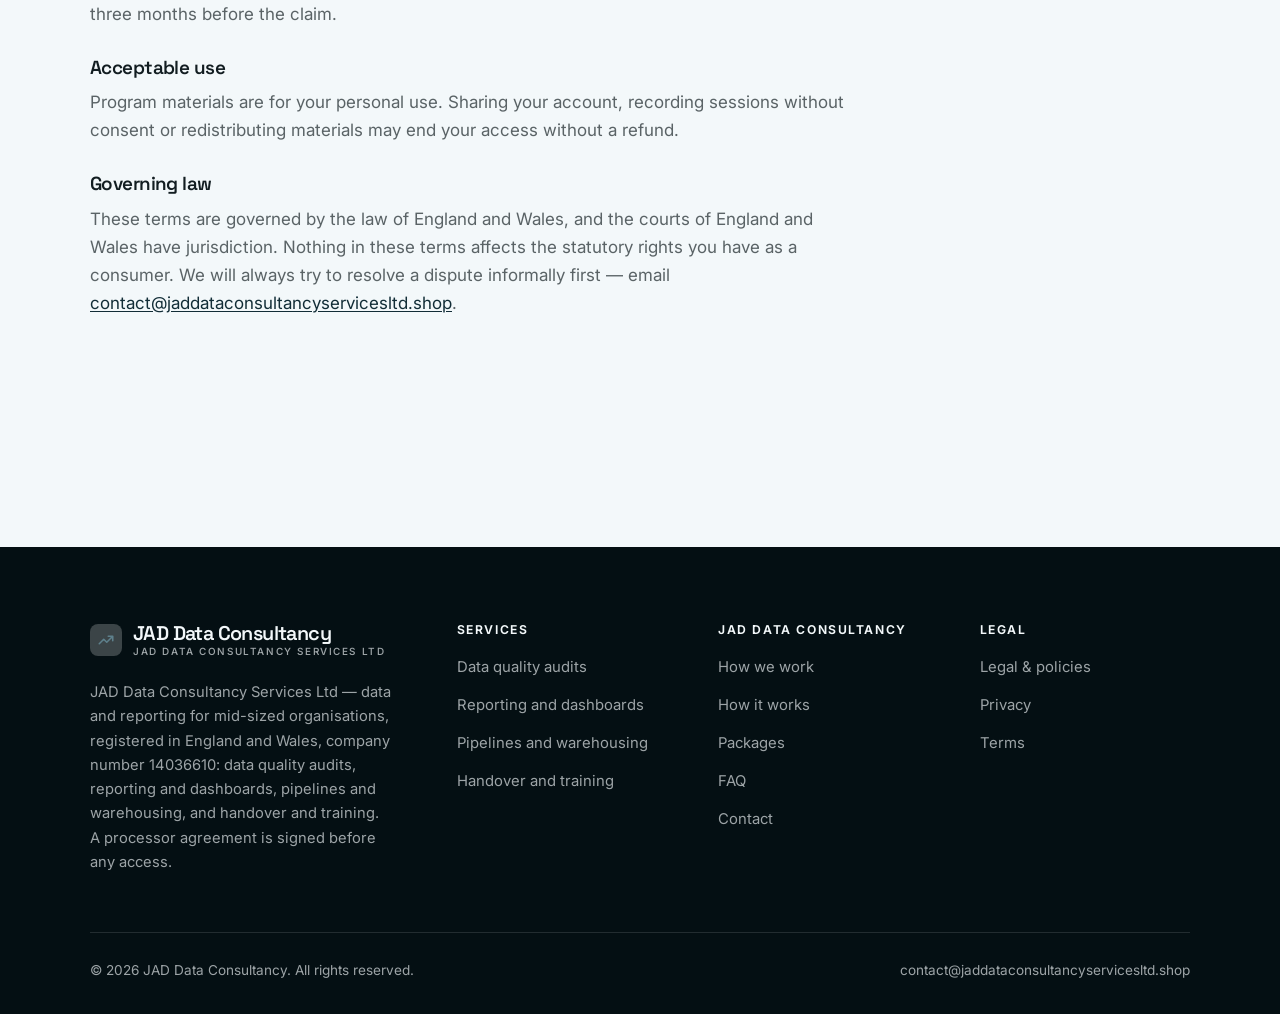
<file: legal.html>
<!DOCTYPE html>
<html lang="en" class="no-js">
<head>
<meta charset="utf-8">
<meta name="viewport" content="width=device-width, initial-scale=1">
<title>Legal, privacy and terms — JAD Data Consultancy</title>
<meta name="description" content="Business information, privacy policy and terms of service for JAD Data Consultancy.">
<meta name="robots" content="noindex">

<meta property="og:type" content="website">
<meta property="og:url" content="https://jaddataconsultancyservicesltd.shop/legal.html">
<meta property="og:site_name" content="JAD Data Consultancy">
<meta property="og:locale" content="en_US">
<meta property="og:title" content="Legal, privacy and terms — JAD Data Consultancy">
<meta property="og:description" content="Business information, privacy policy and terms of service for JAD Data Consultancy.">
<meta name="theme-color" content="#040f13">

<link rel="icon" href="assets/img/favicon.svg" type="image/svg+xml">
<link rel="preconnect" href="https://fonts.googleapis.com">
<link rel="preconnect" href="https://fonts.gstatic.com" crossorigin>
<link rel="stylesheet" href="https://fonts.googleapis.com/css2?family=Space+Grotesk:wght@400;500;600;700&family=Inter:wght@400..700&display=swap">
<link rel="stylesheet" href="assets/css/style.css">

<!-- Thème appliqué avant le premier rendu (évite le flash) -->
<script>
document.documentElement.classList.remove('no-js');
(function(){try{var t=localStorage.getItem('site-theme');if(t){document.documentElement.setAttribute('data-theme',t);}}catch(e){}})();
</script>
</head>

<body>
<a class="skip-link" href="#main">Skip to main content</a>

<header class="site-header">
  <nav class="wrap nav" aria-label="Main navigation">
    <a class="brand" href="index.html">
      <svg class="brand__mark" viewBox="0 0 64 64" aria-hidden="true">
        <rect class="bm-bg" width="64" height="64" rx="16"/>
        <g class="bm-ic" transform="translate(14 14) scale(1.5)" fill="none" stroke-width="2.1" stroke-linecap="round" stroke-linejoin="round"><path d="M3 17l6-6 4 4 8-8M15 7h6v6"/></g>
      </svg>
      <span>JAD Data Consultancy<span class="brand__sub">JAD Data Consultancy Services Ltd</span></span>
    </a>

    <ul class="nav__links" id="nav-links">
      <li><a href="index.html">Home</a></li>
      <li><a href="programs.html">Services</a></li>
      <li><a href="index.html#pricing">Packages</a></li>
      <li><a href="about.html">How we work</a></li>
      <li><a href="contact.html">Contact</a></li>
      <li><a class="btn btn--primary" href="contact.html">Free first call</a></li>
    </ul>

    <div class="nav__cta">
      <button class="theme-toggle" type="button" aria-label="Switch to dark theme">
        <svg class="icon-sun" viewBox="0 0 24 24" fill="none" stroke="currentColor" stroke-width="1.8" stroke-linecap="round" aria-hidden="true"><circle cx="12" cy="12" r="4"/><path d="M12 2v2m0 16v2M2 12h2m16 0h2M4.9 4.9l1.4 1.4m11.4 11.4 1.4 1.4M19.1 4.9l-1.4 1.4M6.3 17.7l-1.4 1.4"/></svg>
        <svg class="icon-moon" viewBox="0 0 24 24" fill="none" stroke="currentColor" stroke-width="1.8" stroke-linecap="round" stroke-linejoin="round" aria-hidden="true"><path d="M21 12.8A9 9 0 1 1 11.2 3a7 7 0 0 0 9.8 9.8z"/></svg>
      </button>
      <a class="btn btn--primary" href="contact.html">Free first call</a>
      <button class="nav__toggle" type="button" aria-expanded="false" aria-controls="nav-links" aria-label="Open menu">
        <svg class="icon-open" viewBox="0 0 24 24" fill="none" stroke="currentColor" stroke-width="2" stroke-linecap="round" aria-hidden="true"><path d="M3 6h18M3 12h18M3 18h18"/></svg>
        <svg class="icon-close" viewBox="0 0 24 24" fill="none" stroke="currentColor" stroke-width="2" stroke-linecap="round" aria-hidden="true"><path d="M6 6l12 12M18 6L6 18"/></svg>
      </button>
    </div>
  </nav>
</header>

<main id="main">

<section class="page-head">
  <div class="wrap">
    <nav class="breadcrumb" aria-label="Breadcrumb">
      <a href="index.html">Home</a><span>/</span><span aria-current="page">Legal &amp; policies</span>
    </nav>
    <h1>Legal, privacy and terms</h1>
    <p>Last updated: <time datetime="2026-10-24">October 24, 2026</time></p>
  </div>
</section>

<section class="section wrap">
  <div class="prose">

    <!--
      TO DO: this is a skeleton, not legal advice. Replace every [BRACKET] with
      your real details before selling, and have a lawyer review it if you can.
      Consumer protection rules differ by state.
    -->

    <h2 id="business">Business information</h2>
    <p>
      jaddataconsultancyservicesltd.shop is operated by <strong>JAD Data Consultancy Services Ltd</strong>, a private limited
      company registered in England and Wales, company number 14036610.
    </p>
    <ul>
      <li>Registered office: Brookfield Court, Selby Road, Leeds, United Kingdom, LS25 1NB</li>
      <li>Email: <a href="mailto:contact@jaddataconsultancyservicesltd.shop">contact@jaddataconsultancyservicesltd.shop</a></li>
      <li>VAT number: [VAT NUMBER, IF REGISTERED]</li>
    </ul>

    <h3>Hosting</h3>
    <p>
      This site is hosted by <strong>GitHub Pages</strong> (GitHub, Inc., 88 Colin P. Kelly Jr. Street,
      San Francisco, CA 94107). The domain is registered through Namecheap, Inc.
    </p>

    <h3>Intellectual property</h3>
    <p>
      All content on this site — text, illustrations, branding and coaching materials — is protected by
      copyright. You may not reproduce or redistribute it without written permission. Work you create during
      the program stays yours.
    </p>

    <h2 id="privacy">Privacy policy</h2>
    <p>
      We collect the minimum needed to answer you and deliver the coaching. We never sell your personal
      information, and we do not share it for cross-context behavioral advertising.
    </p>
    <h3>What we collect</h3>
    <ul>
      <li><strong>Contact form</strong>: name, email address, the program and level you select, and your message.</li>
      <li><strong>Clients</strong>: the work and recordings you send, written exchanges, and session history.</li>
      <li><strong>No analytics or advertising cookies</strong> are set by this site.</li>
    </ul>
    <p>
      The only thing stored in your browser is a display preference (light or dark theme). It never reaches us.
    </p>
    <h3>Why we keep it, and for how long</h3>
    <ul>
      <li>Replying to an inquiry: kept for 12 months.</li>
      <li>Delivering coaching: kept for the length of the engagement, then 3 years.</li>
      <li>Tax and accounting records: kept as long as the law requires, generally 7 years.</li>
    </ul>
    <h3>Service providers</h3>
    <p>
      Form submissions may be processed by <strong>[FORM PROVIDER, e.g. Formspree]</strong> and payments by
      <strong>[PAYMENT PROVIDER, e.g. Stripe]</strong>. Our host keeps technical logs for security. These
      providers only process data on our behalf.
    </p>
    <h3>Your rights</h3>
    <p>
      Under UK data protection law you can ask what personal data we hold about you, have it corrected or
      erased, object to how we use it, restrict our use of it, and ask for a copy. Email
      <a href="mailto:contact@jaddataconsultancyservicesltd.shop">contact@jaddataconsultancyservicesltd.shop</a> and we will respond within one month. If you are not satisfied with
      our response you can complain to the Information Commissioner's Office at ico.org.uk.
    </p>
    <h3>Children</h3>
    <p>
      This service is intended for adults. We do not knowingly collect information from children under 13.
    </p>

    <h2 id="terms">Terms of service</h2>
    <h3>What we provide</h3>
    <p>
      JAD Data Consultancy provides data consultancy, reporting and information services provided by JAD Data Consultancy Services Ltd, a private limited company registered in England and Wales under company number 14036610. Where the company processes personal data on behalf of a client, the client remains the data controller and the company acts as a processor: a written agreement meeting the requirements of Article 28 of the UK GDPR is signed before any access to systems or data is granted, and the company processes personal data only on the client's documented instructions. The company applies data minimisation in practice, asking for the smallest dataset that answers the question, and works with pseudonymised or extracted data in preference to production systems wherever the work allows. Reporting accuracy is limited by the accuracy and completeness of the source data: the company does not warrant that figures derived from a client's systems are correct where the underlying records are incomplete, duplicated or inconsistent, and will report such limitations rather than presenting derived figures as authoritative. The company makes no decisions on the client's behalf and no output constitutes financial, regulatory, clinical or legal advice. Models, queries, documentation and configuration created for a client transfer to that client, and the company retains no dataset after an engagement ends beyond what the agreement permits. Services are described on the
      <a href="programs.html">Services</a> page. No physical goods are sold or shipped through this site.
    </p>
    <h3>Quotes and payment</h3>
    <p>
      Work is quoted in advance in writing, and nothing is charged until a quote is accepted. Payment terms,
      deposits and any retainer are set out in the quote or written agreement for that engagement. Prices are in
      US dollars and applicable sales tax, if any, is added. There is no subscription and no recurring charge.
    </p>
    <h3>Scheduling and cancellation</h3>
    <p>
      Either party may cancel scheduled work on the notice set out in the written agreement for that engagement.
      Work already performed, and expenses already committed on your behalf, remain payable.
    </p>
    <h3>Your responsibilities</h3>
    <p>
      You agree to give accurate information and timely access to whatever the work requires, and to hold any
      permits, insurance or approvals that your own situation requires.
    </p>

    <h3>No guarantees</h3>
    <p>
      Coaching depends heavily on the work you put in. We do not promise any specific result
      about the accuracy of figures derived from incomplete or inconsistent source data. Services are provided on an "as is" basis, and our total
      liability is limited to the amount you paid us in the three months before the claim.
    </p>
    <h3>Acceptable use</h3>
    <p>
      Program materials are for your personal use. Sharing your account, recording sessions without consent
      or redistributing materials may end your access without a refund.
    </p>
    <h3>Governing law</h3>
    <p>
      These terms are governed by the law of England and Wales, and the courts of England and Wales have
      jurisdiction. Nothing in these terms affects the statutory rights you have as a consumer. We will always
      try to resolve a dispute informally first — email <a href="mailto:contact@jaddataconsultancyservicesltd.shop">contact@jaddataconsultancyservicesltd.shop</a>.
    </p>

  </div>
</section>

</main>

<footer class="site-footer">
  <div class="wrap">
    <div class="footer__grid">
      <div class="footer__brand">
        <a class="brand" href="index.html">
          <svg class="brand__mark" viewBox="0 0 64 64" aria-hidden="true">
        <rect class="bm-bg" width="64" height="64" rx="16"/>
        <g class="bm-ic" transform="translate(14 14) scale(1.5)" fill="none" stroke-width="2.1" stroke-linecap="round" stroke-linejoin="round"><path d="M3 17l6-6 4 4 8-8M15 7h6v6"/></g>
      </svg>
          <span>JAD Data Consultancy<span class="brand__sub">JAD Data Consultancy Services Ltd</span></span>
        </a>
        <p>JAD Data Consultancy Services Ltd — data and reporting for mid-sized organisations, registered in England and Wales, company number 14036610: data quality audits, reporting and dashboards, pipelines and warehousing, and handover and training. A processor agreement is signed before any access.</p>
      </div>

      <div class="footer__col">
        <h4>Services</h4>
        <ul>
          <li><a href="programs.html#quality">Data quality audits</a></li>
          <li><a href="programs.html#reporting">Reporting and dashboards</a></li>
          <li><a href="programs.html#pipelines">Pipelines and warehousing</a></li>
          <li><a href="programs.html#handover">Handover and training</a></li>
        </ul>
      </div>

      <div class="footer__col">
        <h4>JAD Data Consultancy</h4>
        <ul>
          <li><a href="about.html">How we work</a></li>
          <li><a href="index.html#how-it-works">How it works</a></li>
          <li><a href="index.html#pricing">Packages</a></li>
          <li><a href="index.html#faq">FAQ</a></li>
          <li><a href="contact.html">Contact</a></li>
        </ul>
      </div>

      <div class="footer__col">
        <h4>Legal</h4>
        <ul>
          <li><a href="legal.html">Legal &amp; policies</a></li>
          <li><a href="legal.html#privacy">Privacy</a></li>
          <li><a href="legal.html#terms">Terms</a></li>
        </ul>
      </div>
    </div>

    <div class="footer__bottom">
      <p>© <span data-year>2026</span> JAD Data Consultancy. All rights reserved.</p>
      <p><a href="mailto:contact@jaddataconsultancyservicesltd.shop">contact@jaddataconsultancyservicesltd.shop</a></p>
    </div>
  </div>
</footer>

<script src="assets/js/main.js" defer></script>
</body>
</html>
</file>
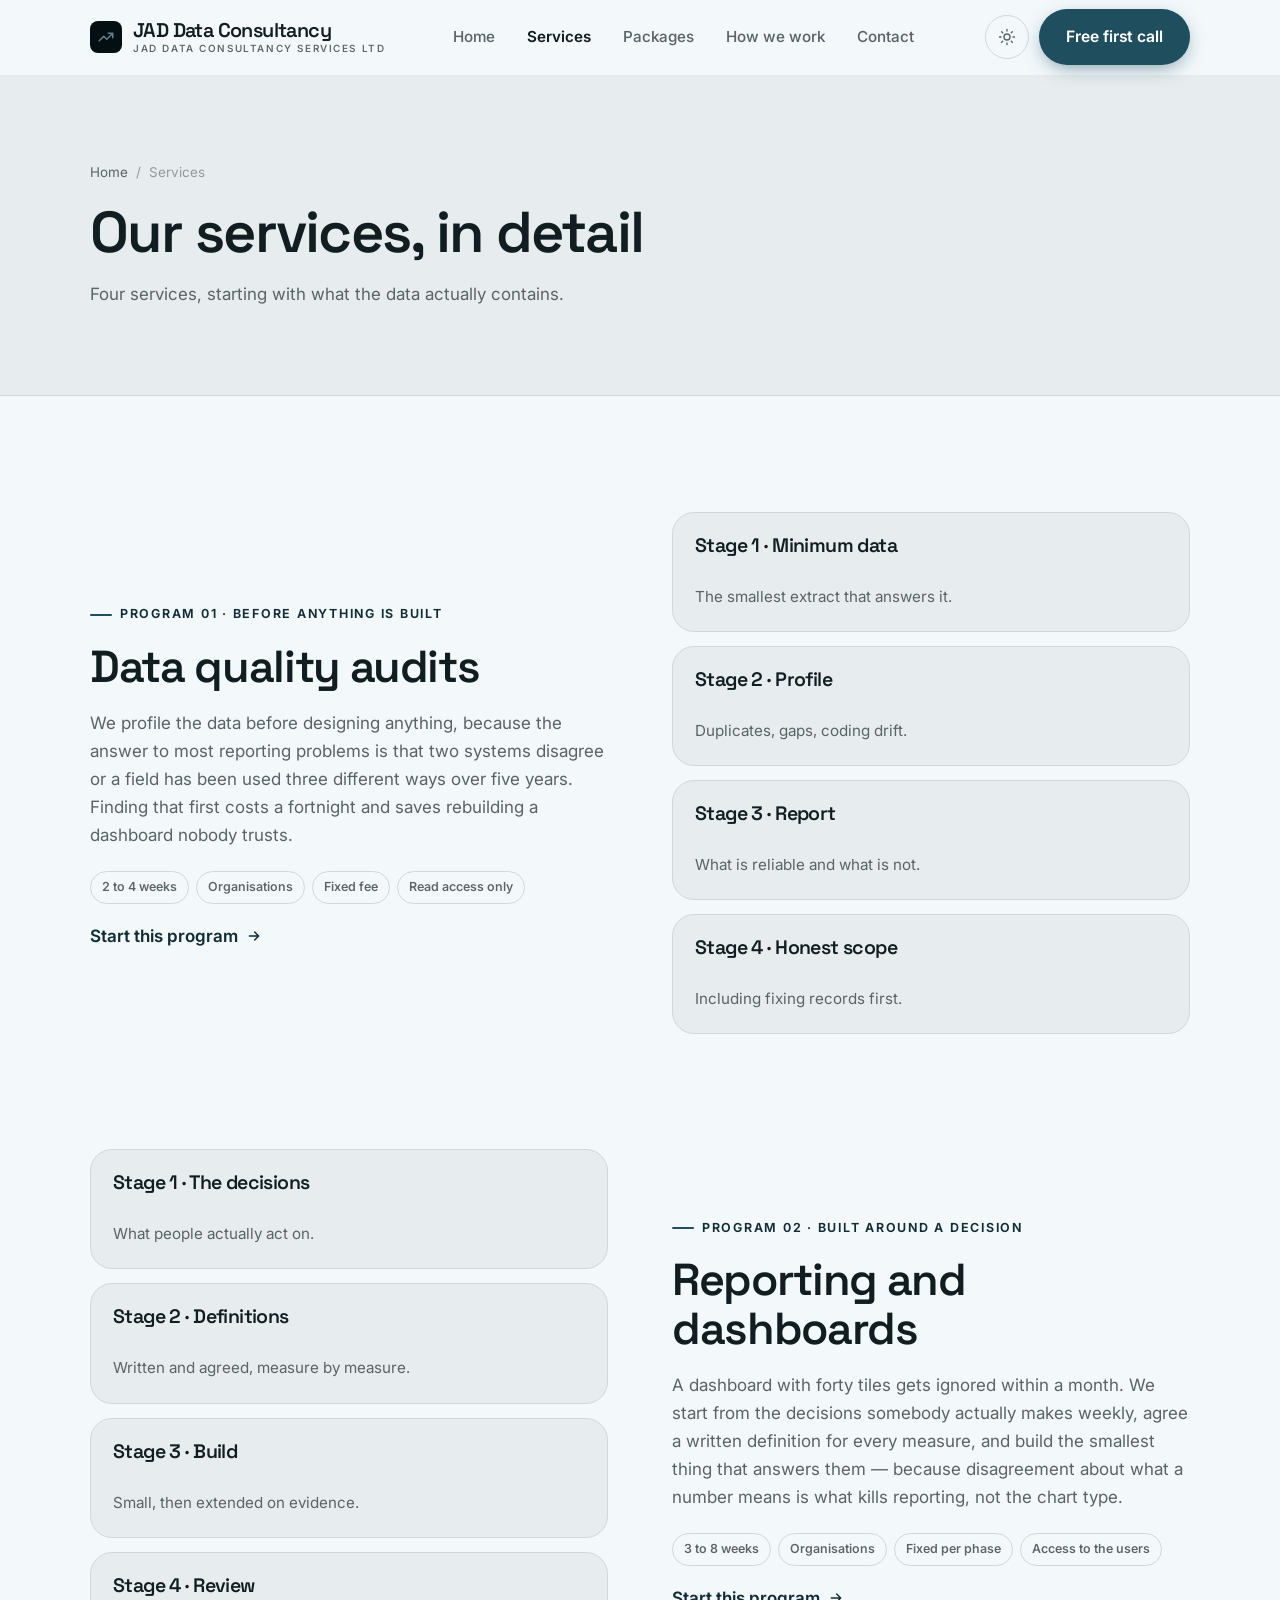
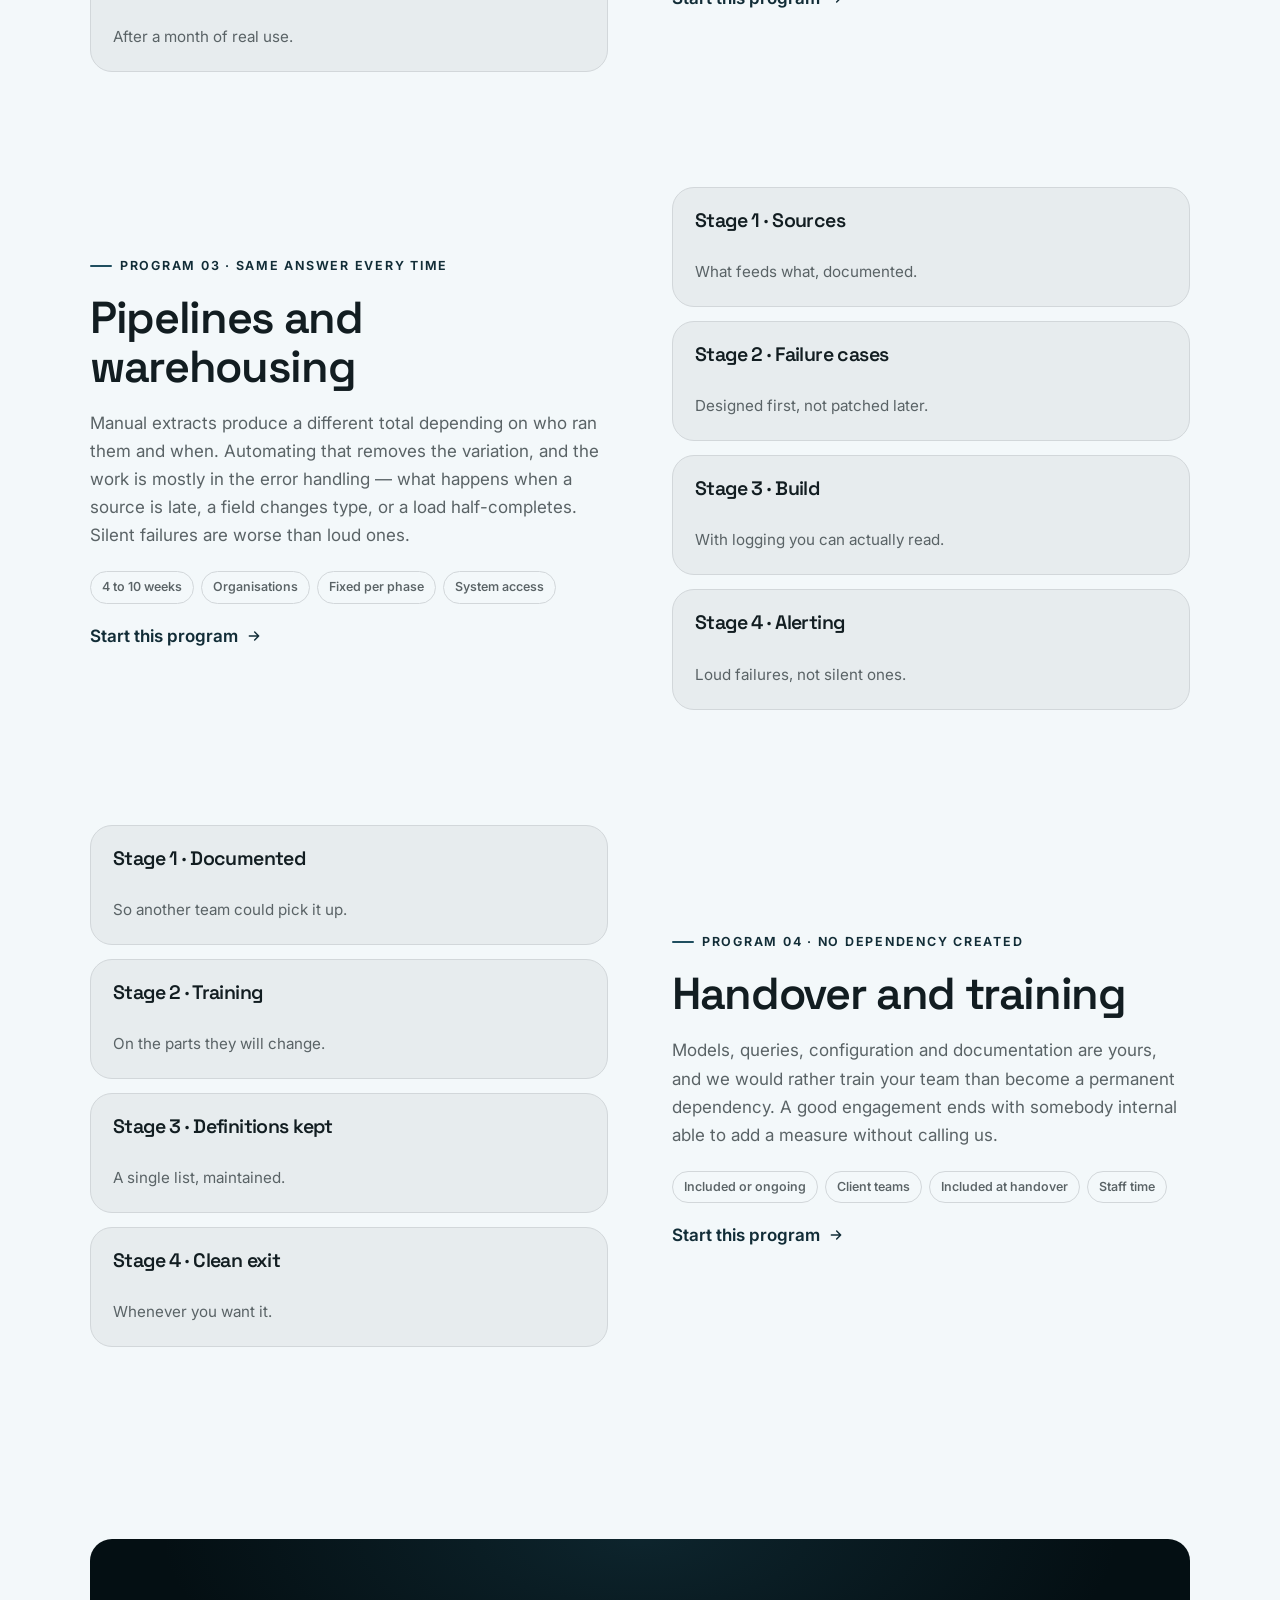
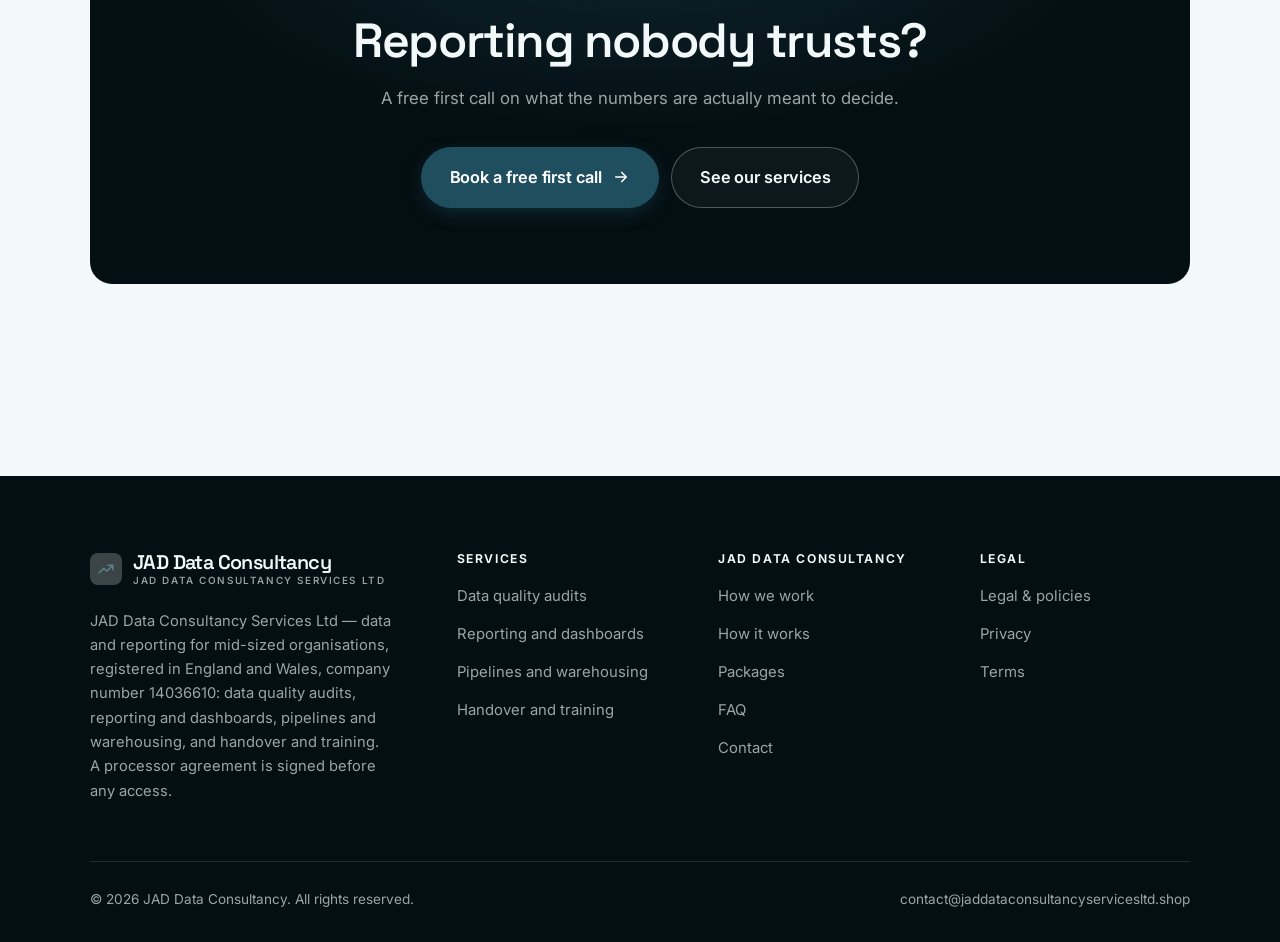
<file: programs.html>
<!DOCTYPE html>
<html lang="en" class="no-js">
<head>
<meta charset="utf-8">
<meta name="viewport" content="width=device-width, initial-scale=1">
<title>Services — JAD Data Consultancy</title>
<meta name="description" content="Services of JAD Data Consultancy Services Ltd: data quality audits, reporting and dashboards, pipelines and warehousing, and handover and training.">
<link rel="canonical" href="https://jaddataconsultancyservicesltd.shop/programs.html">

<meta property="og:type" content="website">
<meta property="og:url" content="https://jaddataconsultancyservicesltd.shop/programs.html">
<meta property="og:site_name" content="JAD Data Consultancy">
<meta property="og:locale" content="en_US">
<meta property="og:title" content="Services — JAD Data Consultancy">
<meta property="og:description" content="Services of JAD Data Consultancy Services Ltd: data quality audits, reporting and dashboards, pipelines and warehousing, and handover and training.">
<meta name="theme-color" content="#040f13">

<link rel="icon" href="assets/img/favicon.svg" type="image/svg+xml">
<link rel="preconnect" href="https://fonts.googleapis.com">
<link rel="preconnect" href="https://fonts.gstatic.com" crossorigin>
<link rel="stylesheet" href="https://fonts.googleapis.com/css2?family=Space+Grotesk:wght@400;500;600;700&family=Inter:wght@400..700&display=swap">
<link rel="stylesheet" href="assets/css/style.css">

<!-- Thème appliqué avant le premier rendu (évite le flash) -->
<script>
document.documentElement.classList.remove('no-js');
(function(){try{var t=localStorage.getItem('site-theme');if(t){document.documentElement.setAttribute('data-theme',t);}}catch(e){}})();
</script>
</head>

<body>
<a class="skip-link" href="#main">Skip to main content</a>

<header class="site-header">
  <nav class="wrap nav" aria-label="Main navigation">
    <a class="brand" href="index.html">
      <svg class="brand__mark" viewBox="0 0 64 64" aria-hidden="true">
        <rect class="bm-bg" width="64" height="64" rx="16"/>
        <g class="bm-ic" transform="translate(14 14) scale(1.5)" fill="none" stroke-width="2.1" stroke-linecap="round" stroke-linejoin="round"><path d="M3 17l6-6 4 4 8-8M15 7h6v6"/></g>
      </svg>
      <span>JAD Data Consultancy<span class="brand__sub">JAD Data Consultancy Services Ltd</span></span>
    </a>

    <ul class="nav__links" id="nav-links">
      <li><a href="index.html">Home</a></li>
      <li><a href="programs.html" aria-current="page">Services</a></li>
      <li><a href="index.html#pricing">Packages</a></li>
      <li><a href="about.html">How we work</a></li>
      <li><a href="contact.html">Contact</a></li>
      <li><a class="btn btn--primary" href="contact.html">Free first call</a></li>
    </ul>

    <div class="nav__cta">
      <button class="theme-toggle" type="button" aria-label="Switch to dark theme">
        <svg class="icon-sun" viewBox="0 0 24 24" fill="none" stroke="currentColor" stroke-width="1.8" stroke-linecap="round" aria-hidden="true"><circle cx="12" cy="12" r="4"/><path d="M12 2v2m0 16v2M2 12h2m16 0h2M4.9 4.9l1.4 1.4m11.4 11.4 1.4 1.4M19.1 4.9l-1.4 1.4M6.3 17.7l-1.4 1.4"/></svg>
        <svg class="icon-moon" viewBox="0 0 24 24" fill="none" stroke="currentColor" stroke-width="1.8" stroke-linecap="round" stroke-linejoin="round" aria-hidden="true"><path d="M21 12.8A9 9 0 1 1 11.2 3a7 7 0 0 0 9.8 9.8z"/></svg>
      </button>
      <a class="btn btn--primary" href="contact.html">Free first call</a>
      <button class="nav__toggle" type="button" aria-expanded="false" aria-controls="nav-links" aria-label="Open menu">
        <svg class="icon-open" viewBox="0 0 24 24" fill="none" stroke="currentColor" stroke-width="2" stroke-linecap="round" aria-hidden="true"><path d="M3 6h18M3 12h18M3 18h18"/></svg>
        <svg class="icon-close" viewBox="0 0 24 24" fill="none" stroke="currentColor" stroke-width="2" stroke-linecap="round" aria-hidden="true"><path d="M6 6l12 12M18 6L6 18"/></svg>
      </button>
    </div>
  </nav>
</header>

<main id="main">

<section class="page-head">
  <div class="wrap">
    <nav class="breadcrumb" aria-label="Breadcrumb">
      <a href="index.html">Home</a><span>/</span><span aria-current="page">Services</span>
    </nav>
    <h1>Our services, in detail</h1>
    <p>Four services, starting with what the data actually contains.</p>
  </div>
</section>

<section class="section wrap" id="quality">
  <div class="split reveal">
    <div>
      <span class="eyebrow">Program 01 · Before anything is built</span>
      <h2>Data quality audits</h2>
      <p>We profile the data before designing anything, because the answer to most reporting problems is that two systems disagree or a field has been used three different ways over five years. Finding that first costs a fortnight and saves rebuilding a dashboard nobody trusts.</p>
      <ul class="tags"><li>2 to 4 weeks</li><li>Organisations</li><li>Fixed fee</li><li>Read access only</li></ul>
      <p><a class="arrow-link" href="contact.html">Start this program <svg viewBox="0 0 24 24" fill="none" stroke="currentColor" stroke-width="2.2" stroke-linecap="round" stroke-linejoin="round" aria-hidden="true"><path d="M5 12h14M13 6l6 6-6 6"/></svg></a></p>
    </div>
    <div class="grid grid--2 grid--tight">
      <article class="card card--sm">
        <h3>Stage 1 · Minimum data</h3>
        <p>The smallest extract that answers it.</p>
      </article>
      <article class="card card--sm">
        <h3>Stage 2 · Profile</h3>
        <p>Duplicates, gaps, coding drift.</p>
      </article>
      <article class="card card--sm">
        <h3>Stage 3 · Report</h3>
        <p>What is reliable and what is not.</p>
      </article>
      <article class="card card--sm">
        <h3>Stage 4 · Honest scope</h3>
        <p>Including fixing records first.</p>
      </article>
    </div>
  </div>
</section>

<section class="section section--flush wrap" id="reporting">
  <div class="split reveal">
    <div class="grid grid--2 grid--tight">
      <article class="card card--sm">
        <h3>Stage 1 · The decisions</h3>
        <p>What people actually act on.</p>
      </article>
      <article class="card card--sm">
        <h3>Stage 2 · Definitions</h3>
        <p>Written and agreed, measure by measure.</p>
      </article>
      <article class="card card--sm">
        <h3>Stage 3 · Build</h3>
        <p>Small, then extended on evidence.</p>
      </article>
      <article class="card card--sm">
        <h3>Stage 4 · Review</h3>
        <p>After a month of real use.</p>
      </article>
    </div>
    <div>
      <span class="eyebrow">Program 02 · Built around a decision</span>
      <h2>Reporting and dashboards</h2>
      <p>A dashboard with forty tiles gets ignored within a month. We start from the decisions somebody actually makes weekly, agree a written definition for every measure, and build the smallest thing that answers them — because disagreement about what a number means is what kills reporting, not the chart type.</p>
      <ul class="tags"><li>3 to 8 weeks</li><li>Organisations</li><li>Fixed per phase</li><li>Access to the users</li></ul>
      <p><a class="arrow-link" href="contact.html">Start this program <svg viewBox="0 0 24 24" fill="none" stroke="currentColor" stroke-width="2.2" stroke-linecap="round" stroke-linejoin="round" aria-hidden="true"><path d="M5 12h14M13 6l6 6-6 6"/></svg></a></p>
    </div>
  </div>
</section>

<section class="section section--flush wrap" id="pipelines">
  <div class="split reveal">
    <div>
      <span class="eyebrow">Program 03 · Same answer every time</span>
      <h2>Pipelines and warehousing</h2>
      <p>Manual extracts produce a different total depending on who ran them and when. Automating that removes the variation, and the work is mostly in the error handling — what happens when a source is late, a field changes type, or a load half-completes. Silent failures are worse than loud ones.</p>
      <ul class="tags"><li>4 to 10 weeks</li><li>Organisations</li><li>Fixed per phase</li><li>System access</li></ul>
      <p><a class="arrow-link" href="contact.html">Start this program <svg viewBox="0 0 24 24" fill="none" stroke="currentColor" stroke-width="2.2" stroke-linecap="round" stroke-linejoin="round" aria-hidden="true"><path d="M5 12h14M13 6l6 6-6 6"/></svg></a></p>
    </div>
    <div class="grid grid--2 grid--tight">
      <article class="card card--sm">
        <h3>Stage 1 · Sources</h3>
        <p>What feeds what, documented.</p>
      </article>
      <article class="card card--sm">
        <h3>Stage 2 · Failure cases</h3>
        <p>Designed first, not patched later.</p>
      </article>
      <article class="card card--sm">
        <h3>Stage 3 · Build</h3>
        <p>With logging you can actually read.</p>
      </article>
      <article class="card card--sm">
        <h3>Stage 4 · Alerting</h3>
        <p>Loud failures, not silent ones.</p>
      </article>
    </div>
  </div>
</section>

<section class="section section--flush wrap" id="handover">
  <div class="split reveal">
    <div class="grid grid--2 grid--tight">
      <article class="card card--sm">
        <h3>Stage 1 · Documented</h3>
        <p>So another team could pick it up.</p>
      </article>
      <article class="card card--sm">
        <h3>Stage 2 · Training</h3>
        <p>On the parts they will change.</p>
      </article>
      <article class="card card--sm">
        <h3>Stage 3 · Definitions kept</h3>
        <p>A single list, maintained.</p>
      </article>
      <article class="card card--sm">
        <h3>Stage 4 · Clean exit</h3>
        <p>Whenever you want it.</p>
      </article>
    </div>
    <div>
      <span class="eyebrow">Program 04 · No dependency created</span>
      <h2>Handover and training</h2>
      <p>Models, queries, configuration and documentation are yours, and we would rather train your team than become a permanent dependency. A good engagement ends with somebody internal able to add a measure without calling us.</p>
      <ul class="tags"><li>Included or ongoing</li><li>Client teams</li><li>Included at handover</li><li>Staff time</li></ul>
      <p><a class="arrow-link" href="contact.html">Start this program <svg viewBox="0 0 24 24" fill="none" stroke="currentColor" stroke-width="2.2" stroke-linecap="round" stroke-linejoin="round" aria-hidden="true"><path d="M5 12h14M13 6l6 6-6 6"/></svg></a></p>
    </div>
  </div>
</section>

<section class="wrap section--tight">
  <div class="cta-band reveal">
    <h2>Reporting nobody trusts?</h2>
    <p>A free first call on what the numbers are actually meant to decide.</p>
    <div class="hero__actions">
      <a class="btn btn--primary btn--lg" href="contact.html">Book a free first call <svg viewBox="0 0 24 24" fill="none" stroke="currentColor" stroke-width="2.2" stroke-linecap="round" stroke-linejoin="round" aria-hidden="true"><path d="M5 12h14M13 6l6 6-6 6"/></svg></a>
      <a class="btn btn--on-dark btn--lg" href="programs.html">See our services</a>
    </div>
  </div>
</section>

</main>

<footer class="site-footer">
  <div class="wrap">
    <div class="footer__grid">
      <div class="footer__brand">
        <a class="brand" href="index.html">
          <svg class="brand__mark" viewBox="0 0 64 64" aria-hidden="true">
        <rect class="bm-bg" width="64" height="64" rx="16"/>
        <g class="bm-ic" transform="translate(14 14) scale(1.5)" fill="none" stroke-width="2.1" stroke-linecap="round" stroke-linejoin="round"><path d="M3 17l6-6 4 4 8-8M15 7h6v6"/></g>
      </svg>
          <span>JAD Data Consultancy<span class="brand__sub">JAD Data Consultancy Services Ltd</span></span>
        </a>
        <p>JAD Data Consultancy Services Ltd — data and reporting for mid-sized organisations, registered in England and Wales, company number 14036610: data quality audits, reporting and dashboards, pipelines and warehousing, and handover and training. A processor agreement is signed before any access.</p>
      </div>

      <div class="footer__col">
        <h4>Services</h4>
        <ul>
          <li><a href="programs.html#quality">Data quality audits</a></li>
          <li><a href="programs.html#reporting">Reporting and dashboards</a></li>
          <li><a href="programs.html#pipelines">Pipelines and warehousing</a></li>
          <li><a href="programs.html#handover">Handover and training</a></li>
        </ul>
      </div>

      <div class="footer__col">
        <h4>JAD Data Consultancy</h4>
        <ul>
          <li><a href="about.html">How we work</a></li>
          <li><a href="index.html#how-it-works">How it works</a></li>
          <li><a href="index.html#pricing">Packages</a></li>
          <li><a href="index.html#faq">FAQ</a></li>
          <li><a href="contact.html">Contact</a></li>
        </ul>
      </div>

      <div class="footer__col">
        <h4>Legal</h4>
        <ul>
          <li><a href="legal.html">Legal &amp; policies</a></li>
          <li><a href="legal.html#privacy">Privacy</a></li>
          <li><a href="legal.html#terms">Terms</a></li>
        </ul>
      </div>
    </div>

    <div class="footer__bottom">
      <p>© <span data-year>2026</span> JAD Data Consultancy. All rights reserved.</p>
      <p><a href="mailto:contact@jaddataconsultancyservicesltd.shop">contact@jaddataconsultancyservicesltd.shop</a></p>
    </div>
  </div>
</footer>

<script src="assets/js/main.js" defer></script>
</body>
</html>
</file>
<file: assets/css/style.css>
/* JAD Data Consultancy — couleurs et polices de la marque.
   Modifier ces valeurs suffit à changer l'identité visuelle de tout le site. */
:root {
  --c-accent:    #1f4e5f;
  --c-on-accent: #ffffff;
  --c-ink:       #040f13;
  --c-paper:     #f3f8fa;

  --accent-ink-light: color-mix(in srgb, var(--c-accent) 58%, black);
  --accent-on-dark:   color-mix(in srgb, var(--c-accent) 72%, white);

  --font-display: "Space Grotesk", system-ui, -apple-system, "Segoe UI", sans-serif;
  --font-body: "Inter", system-ui, -apple-system, "Segoe UI", sans-serif;
  --display-weight: 600;
  --display-tracking: -.03em;
}

/* ==========================================================================
   Feuille de style commune aux sites de coaching
   Les couleurs de marque (--c-accent, --c-on-accent, --c-ink, --c-paper) et
   les polices sont définies juste au-dessus, par site. Tout le reste en dérive.
   ========================================================================== */

/* --------------------------------------------------------------------------
   1. Tokens dérivés
   -------------------------------------------------------------------------- */

:root {
  /* Thème clair */
  --paper:      var(--c-paper);
  --paper-2:    color-mix(in srgb, var(--c-paper) 95%, var(--c-ink));
  --paper-3:    color-mix(in srgb, var(--c-paper) 89%, var(--c-ink));
  --line:       color-mix(in srgb, var(--c-paper) 86%, var(--c-ink));
  --text:       color-mix(in srgb, var(--c-ink) 94%, var(--c-paper));
  --muted:      color-mix(in srgb, var(--c-ink) 64%, var(--c-paper));
  --accent:     var(--c-accent);
  --accent-600: color-mix(in srgb, var(--c-accent) 86%, black);
  --accent-ink: var(--accent-ink-light);
  --on-accent:  var(--c-on-accent);
  --ink:        var(--c-ink);
  --ink-soft:   color-mix(in srgb, var(--c-ink) 90%, white);
  --on-ink:     var(--c-paper);
  --on-ink-mut: color-mix(in srgb, var(--c-paper) 64%, var(--c-ink));
  --brand-bg:   var(--c-ink);

  /* Rayons */
  --r-sm: 8px;
  --r-md: 14px;
  --r-lg: 22px;
  --r-full: 999px;

  /* Ombres */
  --sh-1: 0 1px 2px rgba(0, 0, 0, .05), 0 2px 8px rgba(0, 0, 0, .04);
  --sh-2: 0 2px 4px rgba(0, 0, 0, .05), 0 12px 32px rgba(0, 0, 0, .09);
  --sh-3: 0 4px 8px rgba(0, 0, 0, .06), 0 24px 56px rgba(0, 0, 0, .14);

  /* Rythme */
  --gutter: clamp(16px, 4vw, 40px);
  --maxw: 1180px;
  --section-y: clamp(64px, 9vw, 124px);

  --ease: cubic-bezier(.22, .61, .36, 1);
}

/* Thème sombre — suit le système, sauf si l'utilisateur a choisi « clair » */
@media (prefers-color-scheme: dark) {
  :root:not([data-theme="light"]) {
    --paper:      var(--c-ink);
    --paper-2:    color-mix(in srgb, var(--c-ink) 92%, white);
    --paper-3:    color-mix(in srgb, var(--c-ink) 86%, white);
    --line:       color-mix(in srgb, var(--c-ink) 80%, white);
    --text:       color-mix(in srgb, var(--c-paper) 94%, var(--c-ink));
    --muted:      color-mix(in srgb, var(--c-paper) 66%, var(--c-ink));
    --accent-ink: var(--accent-on-dark);
    --ink:        color-mix(in srgb, var(--c-ink) 72%, black);
    --brand-bg:   color-mix(in srgb, var(--c-ink) 80%, white);
    --sh-1: 0 1px 2px rgba(0, 0, 0, .4), 0 2px 8px rgba(0, 0, 0, .3);
    --sh-2: 0 2px 4px rgba(0, 0, 0, .4), 0 12px 32px rgba(0, 0, 0, .45);
    --sh-3: 0 4px 8px rgba(0, 0, 0, .45), 0 24px 56px rgba(0, 0, 0, .55);
  }
}

/* Thème sombre — choix explicite */
:root[data-theme="dark"] {
  --paper:      var(--c-ink);
  --paper-2:    color-mix(in srgb, var(--c-ink) 92%, white);
  --paper-3:    color-mix(in srgb, var(--c-ink) 86%, white);
  --line:       color-mix(in srgb, var(--c-ink) 80%, white);
  --text:       color-mix(in srgb, var(--c-paper) 94%, var(--c-ink));
  --muted:      color-mix(in srgb, var(--c-paper) 66%, var(--c-ink));
  --accent-ink: var(--accent-on-dark);
  --ink:        color-mix(in srgb, var(--c-ink) 72%, black);
  --brand-bg:   color-mix(in srgb, var(--c-ink) 80%, white);
  --sh-1: 0 1px 2px rgba(0, 0, 0, .4), 0 2px 8px rgba(0, 0, 0, .3);
  --sh-2: 0 2px 4px rgba(0, 0, 0, .4), 0 12px 32px rgba(0, 0, 0, .45);
  --sh-3: 0 4px 8px rgba(0, 0, 0, .45), 0 24px 56px rgba(0, 0, 0, .55);
}

/* --------------------------------------------------------------------------
   2. Reset / base
   -------------------------------------------------------------------------- */

*, *::before, *::after { box-sizing: border-box; }

* { margin: 0; }

html {
  -webkit-text-size-adjust: 100%;
  scroll-behavior: smooth;
  scroll-padding-top: 88px;
}

body {
  background: var(--paper);
  color: var(--text);
  font-family: var(--font-body);
  font-size: 17px;
  line-height: 1.65;
  -webkit-font-smoothing: antialiased;
  text-rendering: optimizeLegibility;
  overflow-x: hidden;
}

img, svg, video { display: block; max-width: 100%; height: auto; }

a { color: inherit; text-decoration: none; }

button, input, textarea, select { font: inherit; color: inherit; }

h1, h2, h3, h4 {
  font-family: var(--font-display);
  font-weight: var(--display-weight);
  line-height: 1.08;
  letter-spacing: var(--display-tracking);
  text-wrap: balance;
}

p { text-wrap: pretty; }

:focus-visible {
  outline: 3px solid var(--accent);
  outline-offset: 3px;
  border-radius: 4px;
}

::selection { background: var(--accent); color: var(--on-accent); }

/* --------------------------------------------------------------------------
   3. Utilitaires de mise en page
   -------------------------------------------------------------------------- */

.wrap {
  width: 100%;
  max-width: var(--maxw);
  margin-inline: auto;
  padding-inline: var(--gutter);
}

.section { padding-block: var(--section-y); }
.section--flush { padding-top: 0; }
.section--tight { padding-block: clamp(48px, 6vw, 80px); }

.skip-link {
  position: absolute;
  left: 12px;
  top: -100px;
  z-index: 200;
  background: var(--accent);
  color: var(--on-accent);
  padding: 12px 20px;
  border-radius: var(--r-sm);
  font-weight: 600;
  transition: top .2s var(--ease);
}
.skip-link:focus { top: 12px; }

.eyebrow {
  display: inline-flex;
  align-items: center;
  gap: 8px;
  font-size: .78rem;
  font-weight: 650;
  letter-spacing: .14em;
  text-transform: uppercase;
  color: var(--accent-ink);
  margin-bottom: 18px;
}
.eyebrow::before {
  content: "";
  width: 22px;
  height: 2px;
  background: var(--accent);
  border-radius: 2px;
}

.section-head { max-width: 62ch; margin-bottom: clamp(36px, 5vw, 60px); }
.section-head h2 { font-size: clamp(2rem, 4.4vw, 3.1rem); }
.section-head p {
  margin-top: 18px;
  color: var(--muted);
  font-size: clamp(1rem, 1.6vw, 1.12rem);
  max-width: 58ch;
}

.section-head--center { margin-inline: auto; text-align: center; }
.section-head--center .eyebrow { justify-content: center; }
.section-head--center p { margin-inline: auto; }

/* --------------------------------------------------------------------------
   4. Boutons
   -------------------------------------------------------------------------- */

.btn {
  display: inline-flex;
  align-items: center;
  justify-content: center;
  gap: 10px;
  padding: 14px 26px;
  border: 1px solid transparent;
  border-radius: var(--r-full);
  font-weight: 620;
  font-size: .98rem;
  letter-spacing: -.005em;
  cursor: pointer;
  white-space: nowrap;
  transition: transform .18s var(--ease), background-color .18s var(--ease),
              border-color .18s var(--ease), box-shadow .18s var(--ease), color .18s var(--ease);
}
.btn:hover { transform: translateY(-2px); }
.btn:active { transform: translateY(0); }

.btn--primary {
  background: var(--accent);
  color: var(--on-accent);
  box-shadow: 0 6px 20px -6px color-mix(in srgb, var(--c-accent) 65%, transparent);
}
.btn--primary:hover {
  background: var(--accent-600);
  box-shadow: 0 12px 28px -8px color-mix(in srgb, var(--c-accent) 70%, transparent);
}

.btn--ghost {
  border-color: var(--line);
  background: transparent;
  color: var(--text);
}
.btn--ghost:hover { border-color: var(--accent); color: var(--accent-ink); }

.btn--on-dark {
  border-color: color-mix(in srgb, var(--c-paper) 28%, transparent);
  color: var(--on-ink);
  background: color-mix(in srgb, var(--c-paper) 4%, transparent);
}
.btn--on-dark:hover {
  border-color: color-mix(in srgb, var(--c-paper) 60%, transparent);
  background: color-mix(in srgb, var(--c-paper) 10%, transparent);
}

.btn--lg { padding: 16px 28px; font-size: 1.02rem; }
.btn--block { width: 100%; }

.btn svg { width: 18px; height: 18px; flex: none; }

@media (max-width: 420px) {
  .btn--lg { padding: 15px 22px; font-size: 1rem; white-space: normal; text-align: center; }
}

/* Lien fléché */
.arrow-link {
  display: inline-flex;
  align-items: center;
  gap: 8px;
  font-weight: 620;
  color: var(--accent-ink);
}
.arrow-link svg { width: 16px; height: 16px; transition: transform .18s var(--ease); }
.arrow-link:hover svg { transform: translateX(4px); }

/* --------------------------------------------------------------------------
   5. En-tête / navigation
   -------------------------------------------------------------------------- */

.site-header {
  position: sticky;
  top: 0;
  z-index: 100;
  background: color-mix(in srgb, var(--paper) 82%, transparent);
  backdrop-filter: saturate(180%) blur(14px);
  -webkit-backdrop-filter: saturate(180%) blur(14px);
  border-bottom: 1px solid transparent;
  transition: border-color .25s var(--ease), background-color .25s var(--ease);
}
.site-header.is-stuck {
  border-bottom-color: var(--line);
  background: color-mix(in srgb, var(--paper) 94%, transparent);
}

.nav {
  display: flex;
  align-items: center;
  justify-content: space-between;
  gap: 24px;
  height: 74px;
}

.brand {
  display: inline-flex;
  align-items: center;
  gap: 11px;
  font-family: var(--font-display);
  font-weight: var(--display-weight);
  font-size: 1.24rem;
  letter-spacing: var(--display-tracking);
  flex: none;
  line-height: 1.1;
}
.brand__mark { width: 32px; height: 32px; flex: none; }
.brand__mark .bm-bg { fill: var(--brand-bg); }
.brand__mark .bm-ic { stroke: var(--accent-on-dark); color: var(--accent-on-dark); }
.brand__sub {
  display: block;
  font-family: var(--font-body);
  font-size: .62rem;
  font-weight: 550;
  letter-spacing: .16em;
  text-transform: uppercase;
  color: var(--muted);
  margin-top: 1px;
}

.nav__links {
  display: flex;
  align-items: center;
  gap: 4px;
  list-style: none;
  padding: 0;
}
.nav__links a {
  display: block;
  padding: 9px 14px;
  border-radius: var(--r-full);
  font-size: .95rem;
  font-weight: 520;
  color: var(--muted);
  transition: color .16s var(--ease), background-color .16s var(--ease);
}
.nav__links a:hover { color: var(--text); background: var(--paper-2); }
.nav__links a[aria-current="page"] { color: var(--text); font-weight: 620; }
.nav__links .btn { display: none; }

.nav__cta { display: flex; align-items: center; gap: 10px; flex: none; }

.nav__toggle {
  display: none;
  width: 44px;
  height: 44px;
  align-items: center;
  justify-content: center;
  background: transparent;
  border: 1px solid var(--line);
  border-radius: var(--r-full);
  cursor: pointer;
}
.nav__toggle svg { width: 20px; height: 20px; }
.nav__toggle .icon-close { display: none; }
.nav__toggle[aria-expanded="true"] .icon-open { display: none; }
.nav__toggle[aria-expanded="true"] .icon-close { display: block; }

@media (max-width: 900px) {
  .nav__links, .nav__cta .btn { display: none; }
  .nav__toggle { display: inline-flex; }

  .nav__links {
    position: fixed;
    inset: 74px 0 auto;
    flex-direction: column;
    align-items: stretch;
    gap: 2px;
    padding: 20px var(--gutter) 32px;
    background: var(--paper);
    border-bottom: 1px solid var(--line);
    box-shadow: var(--sh-2);
  }
  .nav__links.is-open { display: flex; }
  .nav__links a { padding: 14px 4px; font-size: 1.1rem; border-radius: var(--r-sm); }
  .nav__links a.btn { display: inline-flex; margin-top: 14px; padding: 14px 26px; color: var(--on-accent); }
}

@media (max-width: 380px) {
  .brand__sub { display: none; }
}

/* Bouton de thème */
.theme-toggle {
  width: 44px;
  height: 44px;
  display: inline-flex;
  align-items: center;
  justify-content: center;
  background: transparent;
  border: 1px solid var(--line);
  border-radius: var(--r-full);
  cursor: pointer;
  color: var(--muted);
  transition: color .16s var(--ease), border-color .16s var(--ease);
}
.theme-toggle:hover { color: var(--text); border-color: var(--accent); }
.theme-toggle svg { width: 18px; height: 18px; }
.theme-toggle .icon-moon { display: none; }
:root[data-theme="dark"] .theme-toggle .icon-sun { display: none; }
:root[data-theme="dark"] .theme-toggle .icon-moon { display: block; }
@media (prefers-color-scheme: dark) {
  :root:not([data-theme="light"]) .theme-toggle .icon-sun { display: none; }
  :root:not([data-theme="light"]) .theme-toggle .icon-moon { display: block; }
}

/* --------------------------------------------------------------------------
   6. Hero
   -------------------------------------------------------------------------- */

.hero {
  position: relative;
  background: var(--ink);
  color: var(--on-ink);
  overflow: hidden;
  isolation: isolate;
}

/* Halo de couleur + grain léger */
.hero::before {
  content: "";
  position: absolute;
  inset: -30% -10% auto;
  height: 130%;
  background:
    radial-gradient(60% 55% at 78% 18%, color-mix(in srgb, var(--c-accent) 34%, transparent), transparent 62%),
    radial-gradient(48% 44% at 12% 88%, color-mix(in srgb, var(--c-accent) 16%, transparent), transparent 66%);
  z-index: -2;
  pointer-events: none;
}
.hero::after {
  content: "";
  position: absolute;
  inset: 0;
  background-image: url("data:image/svg+xml,%3Csvg xmlns='http://www.w3.org/2000/svg' width='160' height='160'%3E%3Cfilter id='n'%3E%3CfeTurbulence type='fractalNoise' baseFrequency='.85' numOctaves='3'/%3E%3C/filter%3E%3Crect width='160' height='160' filter='url(%23n)' opacity='.28'/%3E%3C/svg%3E");
  opacity: .45;
  mix-blend-mode: overlay;
  z-index: -1;
  pointer-events: none;
}

.hero__inner {
  display: grid;
  grid-template-columns: minmax(0, 1.05fr) minmax(0, .95fr);
  align-items: center;
  gap: clamp(32px, 5vw, 72px);
  padding-block: clamp(56px, 8vw, 110px);
}

.hero h1 {
  font-size: clamp(2.5rem, 6vw, 4.6rem);
  letter-spacing: calc(var(--display-tracking) * 1.4);
}
.hero h1 em {
  font-style: normal;
  color: var(--accent-on-dark);
  text-decoration: underline;
  text-decoration-color: color-mix(in srgb, var(--c-accent) 45%, transparent);
  text-decoration-thickness: .1em;
  text-underline-offset: .14em;
  text-decoration-skip-ink: none;
}

.hero__lede {
  margin-top: 22px;
  font-size: clamp(1.04rem, 1.9vw, 1.2rem);
  color: var(--on-ink-mut);
  max-width: 50ch;
}

.hero__actions {
  display: flex;
  flex-wrap: wrap;
  gap: 12px;
  margin-top: 34px;
}

.hero__eyebrow { color: var(--accent-on-dark); }
.hero__eyebrow::before { background: var(--accent-on-dark); }

/* Faits sur l'offre */
.hero__proof {
  display: grid;
  grid-template-columns: repeat(4, minmax(0, 1fr));
  gap: clamp(18px, 3vw, 32px);
  margin-top: 44px;
  padding: 26px 0 0;
  border-top: 1px solid color-mix(in srgb, var(--c-paper) 14%, transparent);
  list-style: none;
}
.stat__num {
  display: block;
  font-family: var(--font-display);
  font-size: clamp(1.5rem, 2.6vw, 2.05rem);
  font-weight: var(--display-weight);
  line-height: 1;
  letter-spacing: var(--display-tracking);
  white-space: nowrap;
}
.stat__label {
  display: block;
  margin-top: 7px;
  font-size: .82rem;
  line-height: 1.4;
  color: var(--on-ink-mut);
}

.hero__art svg { width: 100%; height: auto; border-radius: var(--r-lg); box-shadow: var(--sh-3); }

@media (max-width: 880px) {
  .hero__inner { grid-template-columns: 1fr; }
  .hero__art { order: -1; max-width: 560px; }
}
@media (max-width: 540px) {
  .hero__proof { grid-template-columns: repeat(2, minmax(0, 1fr)); }
}

/* --------------------------------------------------------------------------
   7. Bandeau défilant
   -------------------------------------------------------------------------- */

.marquee {
  background: var(--ink-soft);
  color: var(--on-ink-mut);
  border-top: 1px solid color-mix(in srgb, var(--c-paper) 8%, transparent);
  padding-block: 18px;
  overflow: hidden;
  white-space: nowrap;
  mask-image: linear-gradient(90deg, transparent, #000 8%, #000 92%, transparent);
  -webkit-mask-image: linear-gradient(90deg, transparent, #000 8%, #000 92%, transparent);
}
.marquee__track {
  display: inline-flex;
  gap: 42px;
  align-items: center;
  animation: marquee 38s linear infinite;
  font-size: .86rem;
  letter-spacing: .12em;
  text-transform: uppercase;
  font-weight: 560;
}
.marquee__track span { display: inline-flex; align-items: center; gap: 42px; }
.marquee__track span::after {
  content: "";
  width: 5px; height: 5px;
  border-radius: 50%;
  background: var(--accent);
  opacity: .8;
}
@keyframes marquee { to { transform: translateX(-50%); } }

/* --------------------------------------------------------------------------
   8. Grilles de cartes
   -------------------------------------------------------------------------- */

.grid {
  display: grid;
  gap: clamp(16px, 2.2vw, 26px);
}
.grid--2 { grid-template-columns: repeat(auto-fit, minmax(min(100%, 260px), 1fr)); }
.grid--3 { grid-template-columns: repeat(auto-fit, minmax(min(100%, 270px), 1fr)); }
.grid--4 { grid-template-columns: repeat(auto-fit, minmax(min(100%, 230px), 1fr)); }
.grid--tight { gap: 14px; }

.card {
  position: relative;
  display: flex;
  flex-direction: column;
  padding: 28px;
  background: var(--paper-2);
  border: 1px solid var(--line);
  border-radius: var(--r-lg);
  transition: transform .22s var(--ease), box-shadow .22s var(--ease), border-color .22s var(--ease);
}
a.card:hover, .card--lift:hover {
  transform: translateY(-5px);
  box-shadow: var(--sh-2);
  border-color: color-mix(in srgb, var(--c-accent) 45%, var(--line));
}
.card--sm { padding: 22px; }
.card--sm h3 { font-size: 1rem; }
.card__icon {
  width: 52px;
  height: 52px;
  display: grid;
  place-items: center;
  border-radius: var(--r-md);
  background: color-mix(in srgb, var(--c-accent) 15%, transparent);
  color: var(--accent-ink);
  margin-bottom: 20px;
}
.card__icon svg { width: 26px; height: 26px; }
.card h3 { font-size: 1.22rem; margin-bottom: 10px; }
.card p { color: var(--muted); font-size: .95rem; }
.card .arrow-link { margin-top: auto; padding-top: 18px; font-size: .92rem; }

.tags {
  list-style: none;
  padding: 0;
  margin: 18px 0 0;
  display: flex;
  flex-wrap: wrap;
  gap: 7px;
}
.tags li {
  font-size: .78rem;
  font-weight: 560;
  padding: 5px 11px;
  border-radius: var(--r-full);
  background: var(--paper);
  border: 1px solid var(--line);
  color: var(--muted);
}

/* --------------------------------------------------------------------------
   9. Méthode (étapes)
   -------------------------------------------------------------------------- */

.steps { counter-reset: step; }
.step {
  position: relative;
  padding: 30px 26px 26px;
  background: var(--paper);
  border: 1px solid var(--line);
  border-radius: var(--r-lg);
}
.step::before {
  counter-increment: step;
  content: "0" counter(step);
  display: block;
  font-family: var(--font-display);
  font-size: 2.6rem;
  font-weight: var(--display-weight);
  line-height: 1;
  letter-spacing: var(--display-tracking);
  color: color-mix(in srgb, var(--c-accent) 55%, var(--paper));
  margin-bottom: 16px;
}
.step h3 { font-size: 1.12rem; margin-bottom: 9px; }
.step p { color: var(--muted); font-size: .93rem; }

/* --------------------------------------------------------------------------
   10. Tarifs
   -------------------------------------------------------------------------- */

.plans { align-items: start; }

.plan {
  display: flex;
  flex-direction: column;
  padding: 32px 28px;
  background: var(--paper);
  border: 1px solid var(--line);
  border-radius: var(--r-lg);
  height: 100%;
  position: relative;
}
.plan--featured {
  background: var(--ink);
  color: var(--on-ink);
  border-color: var(--ink);
  box-shadow: var(--sh-3);
}
.plan--featured .plan__desc,
.plan--featured .plan__period,
.plan--featured .plan__features li { color: var(--on-ink-mut); }
.plan--featured .plan__features li::before { color: var(--accent-on-dark); }

.plan__tag {
  position: absolute;
  top: 18px;
  right: 18px;
  font-size: .7rem;
  font-weight: 680;
  letter-spacing: .1em;
  text-transform: uppercase;
  padding: 5px 12px;
  border-radius: var(--r-full);
  background: var(--accent);
  color: var(--on-accent);
}

.plan h3 { font-size: 1.3rem; }
.plan--featured h3 { padding-right: 120px; }
.plan__desc { margin-top: 8px; color: var(--muted); font-size: .92rem; min-height: 2.8em; }

.plan__price {
  display: flex;
  align-items: baseline;
  gap: 6px;
  margin: 22px 0 4px;
  font-family: var(--font-display);
  font-size: clamp(2.2rem, 4vw, 2.9rem);
  font-weight: var(--display-weight);
  letter-spacing: var(--display-tracking);
  line-height: 1;
}
.plan__period { font-family: var(--font-body); font-size: .9rem; font-weight: 450; color: var(--muted); letter-spacing: 0; }

.plan__features {
  list-style: none;
  padding: 0;
  margin: 24px 0 28px;
  display: grid;
  gap: 11px;
  flex: 1;
}
.plan__features li {
  display: grid;
  grid-template-columns: 20px 1fr;
  gap: 10px;
  font-size: .93rem;
  color: var(--muted);
  align-items: start;
}
.plan__features li::before {
  content: "✓";
  color: var(--accent-ink);
  font-weight: 700;
  line-height: 1.5;
}

.plans-note { text-align: center; margin-top: 26px; font-size: .88rem; color: var(--muted); }

/* --------------------------------------------------------------------------
   11. Bloc split (texte + illustration)
   -------------------------------------------------------------------------- */

.split {
  display: grid;
  grid-template-columns: repeat(auto-fit, minmax(min(100%, 340px), 1fr));
  gap: clamp(32px, 5vw, 68px);
  align-items: center;
}
.split--top { align-items: start; }
.split__art svg { width: 100%; border-radius: var(--r-lg); box-shadow: var(--sh-2); }
.split h2 { font-size: clamp(1.9rem, 4vw, 2.8rem); }
.split p { margin-top: 18px; color: var(--muted); }
.split .tags { margin-top: 22px; }

/* --------------------------------------------------------------------------
   12. FAQ
   -------------------------------------------------------------------------- */

.faq { max-width: 780px; margin-inline: auto; }
.faq details {
  border-bottom: 1px solid var(--line);
  padding: 4px 0;
}
.faq summary {
  display: flex;
  align-items: center;
  justify-content: space-between;
  gap: 20px;
  padding: 22px 4px;
  cursor: pointer;
  list-style: none;
  font-family: var(--font-display);
  font-size: 1.08rem;
  font-weight: var(--display-weight);
  letter-spacing: var(--display-tracking);
}
.faq summary::-webkit-details-marker { display: none; }
.faq summary::after {
  content: "";
  flex: none;
  width: 13px;
  height: 13px;
  border-right: 2px solid var(--muted);
  border-bottom: 2px solid var(--muted);
  transform: rotate(45deg) translate(-3px, -3px);
  transition: transform .2s var(--ease), border-color .2s var(--ease);
}
.faq details[open] summary::after {
  transform: rotate(225deg) translate(-3px, -3px);
  border-color: var(--accent);
}
.faq details p { padding: 0 4px 24px; color: var(--muted); max-width: 66ch; }

/* --------------------------------------------------------------------------
   13. Bandeau d'appel à l'action
   -------------------------------------------------------------------------- */

.cta-band {
  position: relative;
  background: var(--ink);
  color: var(--on-ink);
  border-radius: var(--r-lg);
  padding: clamp(40px, 6vw, 76px) clamp(24px, 5vw, 64px);
  overflow: hidden;
  isolation: isolate;
  text-align: center;
}
.cta-band::before {
  content: "";
  position: absolute;
  inset: 0;
  background: radial-gradient(70% 90% at 50% 0%, color-mix(in srgb, var(--c-accent) 34%, transparent), transparent 62%);
  z-index: -1;
}
.cta-band h2 { font-size: clamp(1.9rem, 4.4vw, 3rem); }
.cta-band p {
  margin: 18px auto 0;
  max-width: 52ch;
  color: var(--on-ink-mut);
  font-size: 1.05rem;
}
.cta-band .hero__actions { justify-content: center; }

/* --------------------------------------------------------------------------
   14. Formulaire
   -------------------------------------------------------------------------- */

.form-layout {
  display: grid;
  grid-template-columns: minmax(0, 1fr) minmax(0, 420px);
  gap: clamp(32px, 5vw, 64px);
  align-items: start;
}
@media (max-width: 880px) { .form-layout { grid-template-columns: 1fr; } }

.form {
  display: grid;
  gap: 18px;
  padding: clamp(22px, 3.5vw, 36px);
  background: var(--paper-2);
  border: 1px solid var(--line);
  border-radius: var(--r-lg);
}
.form__row { display: grid; grid-template-columns: repeat(auto-fit, minmax(min(100%, 200px), 1fr)); gap: 18px; }

.field { display: grid; gap: 7px; }
.field label { font-size: .88rem; font-weight: 600; }
.field label .req { color: var(--accent-ink); }
.field input, .field textarea, .field select {
  width: 100%;
  padding: 13px 15px;
  background: var(--paper);
  border: 1px solid var(--line);
  border-radius: var(--r-md);
  font-size: .97rem;
  transition: border-color .16s var(--ease), box-shadow .16s var(--ease);
}
.field input:focus, .field textarea:focus, .field select:focus {
  outline: none;
  border-color: var(--accent);
  box-shadow: 0 0 0 3px color-mix(in srgb, var(--c-accent) 24%, transparent);
}
.field textarea { resize: vertical; min-height: 130px; }
.field__hint { font-size: .8rem; color: var(--muted); }

.form__status { font-size: .9rem; font-weight: 600; min-height: 1.4em; }
.form__note { font-size: .82rem; color: var(--muted); }
.form__note a { color: var(--accent-ink); text-decoration: underline; text-underline-offset: 2px; }

.contact-aside { display: grid; gap: 14px; }
.contact-card {
  display: flex;
  gap: 14px;
  padding: 20px 22px;
  background: var(--paper);
  border: 1px solid var(--line);
  border-radius: var(--r-md);
}
.contact-card--soft { background: var(--paper-2); }
.contact-card svg { width: 22px; height: 22px; flex: none; color: var(--accent-ink); margin-top: 3px; }
.contact-card b { display: block; font-size: .95rem; font-weight: 620; }
.contact-card span, .contact-card a { display: block; font-size: .9rem; color: var(--muted); }
.contact-card a:hover { color: var(--accent-ink); }

/* --------------------------------------------------------------------------
   15. Page interne — en-tête
   -------------------------------------------------------------------------- */

.page-head {
  background: var(--paper-2);
  border-bottom: 1px solid var(--line);
  padding-block: clamp(48px, 7vw, 86px);
}
.page-head h1 { font-size: clamp(2.2rem, 5.4vw, 3.6rem); max-width: 20ch; }
.page-head p { margin-top: 18px; color: var(--muted); max-width: 58ch; font-size: 1.06rem; }

.breadcrumb {
  display: flex;
  gap: 8px;
  align-items: center;
  font-size: .84rem;
  color: var(--muted);
  margin-bottom: 18px;
}
.breadcrumb a:hover { color: var(--accent-ink); }
.breadcrumb span { opacity: .6; }

/* --------------------------------------------------------------------------
   16. Pied de page
   -------------------------------------------------------------------------- */

.site-footer {
  background: var(--ink);
  color: var(--on-ink-mut);
  padding-block: clamp(48px, 6vw, 76px) 32px;
  margin-top: var(--section-y);
}
.site-footer .brand { color: var(--on-ink); }
.site-footer .brand__mark .bm-bg { fill: color-mix(in srgb, var(--c-ink) 78%, white); }
.site-footer .brand__sub { color: var(--on-ink-mut); }

.footer__grid {
  display: grid;
  grid-template-columns: minmax(0, 1.5fr) repeat(auto-fit, minmax(150px, 1fr));
  gap: clamp(28px, 4vw, 56px);
}
@media (max-width: 720px) { .footer__grid { grid-template-columns: 1fr 1fr; } .footer__brand { grid-column: 1 / -1; } }

.footer__brand p { margin-top: 16px; font-size: .92rem; max-width: 36ch; }
.footer__col h4 {
  font-family: var(--font-body);
  font-size: .76rem;
  font-weight: 650;
  letter-spacing: .13em;
  text-transform: uppercase;
  color: var(--on-ink);
  margin-bottom: 16px;
}
.footer__col ul { list-style: none; padding: 0; display: grid; gap: 10px; }
.footer__col a { font-size: .93rem; transition: color .16s var(--ease); }
.footer__col a:hover { color: var(--accent-on-dark); }

.footer__bottom {
  display: flex;
  flex-wrap: wrap;
  justify-content: space-between;
  gap: 14px;
  margin-top: clamp(36px, 5vw, 58px);
  padding-top: 26px;
  border-top: 1px solid color-mix(in srgb, var(--c-paper) 12%, transparent);
  font-size: .85rem;
}
.footer__bottom a:hover { color: var(--accent-on-dark); }

/* --------------------------------------------------------------------------
   17. Page 404
   -------------------------------------------------------------------------- */

.notfound {
  min-height: 62vh;
  display: grid;
  place-items: center;
  text-align: center;
  padding-block: var(--section-y);
}
.notfound__code {
  font-family: var(--font-display);
  font-size: clamp(5rem, 18vw, 11rem);
  font-weight: var(--display-weight);
  line-height: .9;
  letter-spacing: -.05em;
  color: color-mix(in srgb, var(--c-accent) 45%, var(--paper));
}
.notfound h1 { font-size: clamp(1.8rem, 4.4vw, 2.8rem); margin-top: 12px; }
.notfound p { color: var(--muted); max-width: 46ch; margin: 18px auto 0; }
.notfound .hero__actions { justify-content: center; }

/* --------------------------------------------------------------------------
   18. Contenu légal
   -------------------------------------------------------------------------- */

.prose { max-width: 70ch; }
.prose h2 { font-size: clamp(1.6rem, 3vw, 2.1rem); margin-top: 48px; margin-bottom: 14px; }
.prose h2:first-child { margin-top: 0; }
.prose h3 { font-size: 1.18rem; margin-top: 30px; margin-bottom: 10px; }
.prose p, .prose li { color: var(--muted); }
.prose p + p { margin-top: 16px; }
.prose ul { margin-top: 14px; padding-left: 22px; display: grid; gap: 9px; }
.prose a { color: var(--accent-ink); text-decoration: underline; text-underline-offset: 2px; }
.prose strong { color: var(--text); }

/* --------------------------------------------------------------------------
   19. Animations d'apparition
   -------------------------------------------------------------------------- */

.reveal {
  opacity: 0;
  transform: translateY(22px);
  transition: opacity .7s var(--ease), transform .7s var(--ease);
}
.reveal.is-in { opacity: 1; transform: none; }

.reveal-group > * {
  opacity: 0;
  transform: translateY(22px);
  transition: opacity .6s var(--ease), transform .6s var(--ease);
  transition-delay: calc(var(--i, 0) * 80ms);
}
.reveal-group.is-in > * { opacity: 1; transform: none; }

/* Sans JavaScript, tout reste visible */
.no-js .reveal, .no-js .reveal-group > * { opacity: 1; transform: none; }

@media (prefers-reduced-motion: reduce) {
  html { scroll-behavior: auto; }
  *, *::before, *::after {
    animation-duration: .001ms !important;
    animation-iteration-count: 1 !important;
    transition-duration: .001ms !important;
  }
  .reveal, .reveal-group > * { opacity: 1; transform: none; }
}

/* --------------------------------------------------------------------------
   20. Divers
   -------------------------------------------------------------------------- */

.visually-hidden {
  position: absolute;
  width: 1px; height: 1px;
  padding: 0; margin: -1px;
  overflow: hidden;
  clip: rect(0 0 0 0);
  white-space: nowrap;
  border: 0;
}
</file>
